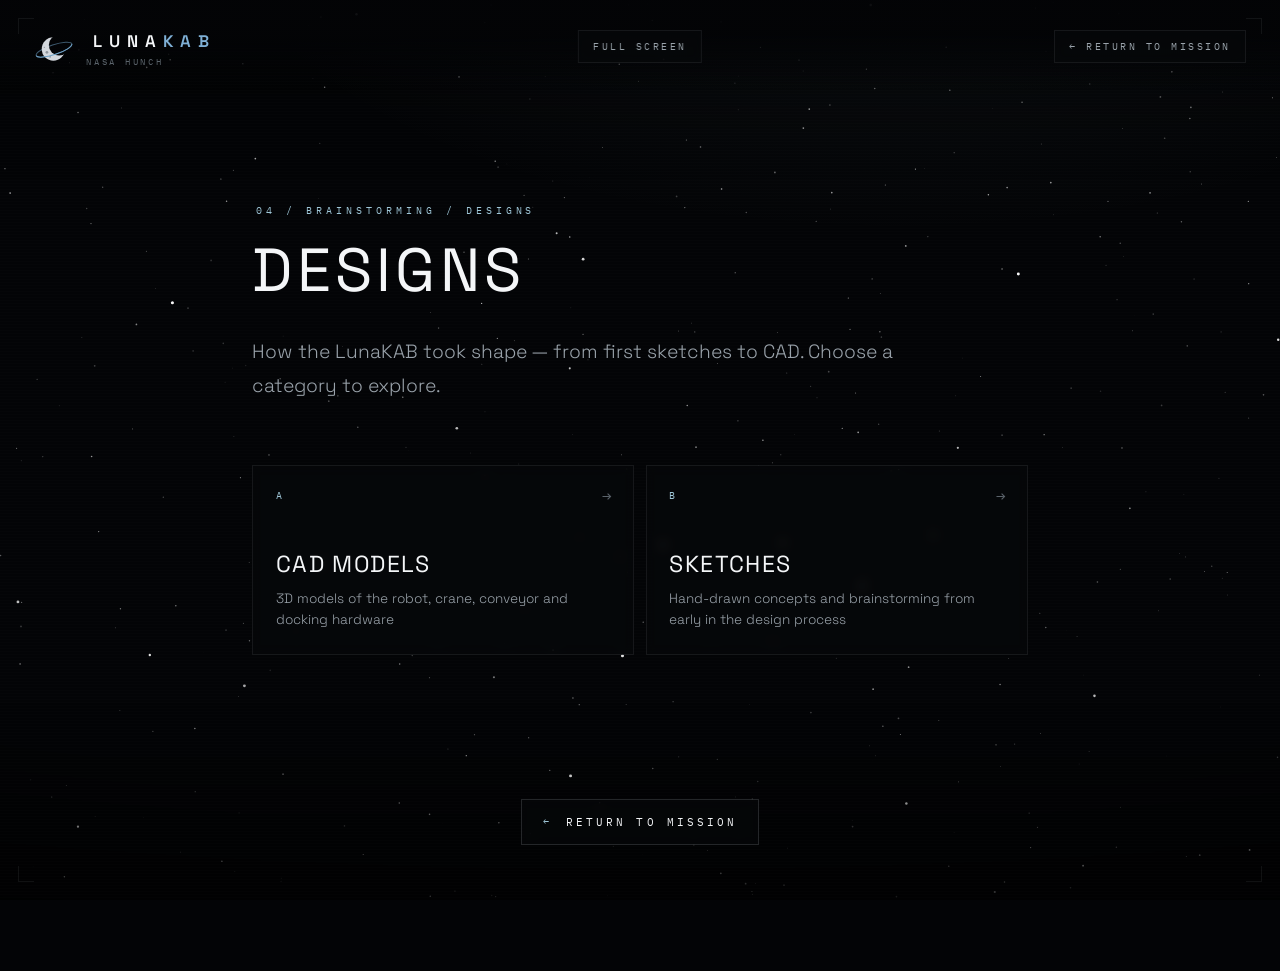
<file: designs.html>
<!DOCTYPE html>
<html lang="en">
<head>
  <meta charset="UTF-8" />
  <meta name="viewport" content="width=device-width, initial-scale=1.0, viewport-fit=cover" />
  <meta name="theme-color" content="#000000" />
  <title>LunaKAB — Designs</title>
  <meta name="description" content="LunaKAB brainstorming and designs: CAD models and sketches." />

  <link rel="icon" type="image/svg+xml" href="assets/logo-mark.svg" />
  <link rel="preconnect" href="https://fonts.googleapis.com" />
  <link rel="preconnect" href="https://fonts.gstatic.com" crossorigin />
  <link href="https://fonts.googleapis.com/css2?family=Space+Grotesk:wght@300;400;500;600;700&family=IBM+Plex+Mono:wght@300;400;500&display=swap" rel="stylesheet" />
  <link rel="stylesheet" href="css/style.css" />
  <link rel="stylesheet" href="css/problem.css" />
  <link rel="stylesheet" href="css/research.css" />
  <link rel="stylesheet" href="css/designs.css" />
</head>
<body class="doc-page">
  <canvas id="stars" aria-hidden="true"></canvas>
  <div id="vignette" aria-hidden="true"></div>
  <div id="scanline" aria-hidden="true"></div>
  <span class="corner tl"></span><span class="corner tr"></span>
  <span class="corner bl"></span><span class="corner br"></span>

  <header class="doc-top">
    <a class="mark" href="index.html#designs" aria-label="Back to the mission">
      <img class="mark-icon" src="assets/logo-mark.svg" alt="" />
      <span class="mark-text">
        <span class="mark-title">LUNA<span class="kab">KAB</span></span>
        <span class="mark-sub">NASA HUNCH</span>
      </span>
    </a>
    <a class="doc-back" href="index.html#designs"><span aria-hidden="true">←</span> RETURN TO MISSION</a>
  </header>

  <main class="doc doc-narrow">
    <section class="doc-hero">
      <span class="eyebrow">04 / BRAINSTORMING / DESIGNS</span>
      <h1>Designs</h1>
      <p class="lede">How the LunaKAB took shape — from first sketches to CAD. Choose a category to explore.</p>
    </section>

    <div class="r-tabs d-tabs" role="tablist" aria-label="Design categories">
      <button class="r-tab" role="tab" id="tab-cad" aria-controls="cad" aria-selected="false" data-key="cad">
        <span class="r-n">A</span>
        <span class="r-l">CAD Models</span>
        <span class="r-d">3D models of the robot, crane, conveyor and docking hardware</span>
        <span class="r-arrow" aria-hidden="true">→</span>
      </button>
      <button class="r-tab" role="tab" id="tab-sketches" aria-controls="sketches" aria-selected="false" data-key="sketches">
        <span class="r-n">B</span>
        <span class="r-l">Sketches</span>
        <span class="r-d">Hand-drawn concepts and brainstorming from early in the design process</span>
        <span class="r-arrow" aria-hidden="true">→</span>
      </button>
    </div>

    <section class="r-panel" role="tabpanel" id="cad" aria-labelledby="tab-cad" hidden>
      <h2><i>A</i>CAD Models</h2>
      <div class="gallery" data-gallery="cad"></div>
    </section>

    <section class="r-panel" role="tabpanel" id="sketches" aria-labelledby="tab-sketches" hidden>
      <h2><i>B</i>Sketches</h2>
      <div class="gallery" data-gallery="sketches"></div>
    </section>

    <footer class="doc-foot">
      <a class="cta" href="index.html#designs">
        <span class="cta-n">←</span>
        <span class="cta-l">RETURN TO MISSION</span>
      </a>
    </footer>
  </main>

  <dialog id="lightbox" class="m-dialog lightbox" aria-labelledby="lb-title">
    <div class="md-head">
      <span class="m-n" id="lb-n"></span>
      <button type="button" class="md-close" id="lb-close" aria-label="Close">✕</button>
    </div>
    <img id="lb-img" alt="" />
    <h4 id="lb-title"></h4>
    <p class="lb-note" id="lb-note"></p>
    <dl class="lb-specs" id="lb-specs"></dl>
    <a class="src-pdf lb-link" id="lb-link" target="_blank" rel="noopener">Open in Onshape ↗</a>
    <div class="md-nav">
      <button type="button" id="lb-prev">← PREV</button>
      <button type="button" id="lb-next">NEXT →</button>
    </div>
  </dialog>

  <script src="js/stars.js"></script>
  <script>
    // Gallery contents. Add an entry per image: files live in docs/designs/cad/
    // and docs/designs/sketches/. `note`, `specs` ([label, value] rows) and
    // `link` (e.g. the Onshape document) are optional.
    const DESIGNS = {
      cad: [
        {
          src: "docs/designs/cad/door-slider.jpg",
          title: "Door Slider",
          note: "The sliding door panel. A flat plate with gear-rack teeth cut along both long edges, so pinion gears can drive it open and closed. The plate is one extrude; the rack teeth are a second extrude, mirrored to the opposite edge.",
          specs: [
            ["WIDTH", "4.5 in"], ["TOP FACE", "33.25 in²"], ["DRIVE", "RACK & PINION"],
            ["TOOTH LENGTH", "0.250 in"], ["TOOTH WIDTH", "0.033 in"], ["TOOTH HEIGHT", "0.094 in"],
            ["TOOTH PITCH", "0.132 in"], ["PARTS", "1"], ["TOOL", "ONSHAPE"],
          ],
          link: "https://cad.onshape.com/documents/5fe72cf5069ea7a9b403b16c/w/b33d764fe87e025053045eb9/e/405d4cfcd6099a60586ef2a8",
        },
        {
          src: "docs/designs/cad/base-prototype.jpg",
          title: "Base Prototype",
          note: "An early prototype of the robot's base, not used in the final design. A long box with rounded corners, a recessed tray along the top and pins on the sides, built up from twelve extrudes and a fillet.",
          specs: [["STATUS", "NOT USED"], ["FEATURES", "12 EXTRUDES + FILLET"], ["PARTS", "1"], ["TOOL", "ONSHAPE"]],
          link: "https://cad.onshape.com/documents/2a5a179df714c3a7d14333f6/w/7ebd7c9726d9f615905254fb/e/f16afeb0ec4dbe46f4dcfdd9",
        },
      ],
      sketches: [
        {
          src: "docs/designs/sketches/brainstorm-cargo-elevator.webp",
          title: "Initial Brainstorming — Cargo Elevator",
          note: "The first round of ideas for a cargo elevator. A front view with sensors, lights, a camera and a battery on the side, plus two wheel options; a pressurised hatch with two extending arms and a sliding door; solar panels on the roof; and a top view of an escalator carrying cargo through to storage. Open questions noted around the page: what if lunar dust gets in while loading, should the hatch connect to the pay load, what controls the panels, scale, size and materials.",
          specs: [["STAGE", "INITIAL"], ["FOCUS", "LAYOUT"], ["IDEAS", "ARMS · ESCALATOR · SOLAR"]],
        },
        {
          src: "docs/designs/sketches/brainstorm-subsystems.webp",
          title: "Brainstorming — Subsystems",
          note: "Working through each subsystem: 3D-printed materials, an Arduino or Raspberry Pi electric board, sealing, pressurisation, electric panels, the escalator, mini solar panels, tires and suction-style robotic arms, with the idea of building a vacuum. Includes a rough scale check (4 ft cargo ≈ 0.8 in, 20 ft ≈ 6 in, 40 ft ≈ 1 ft).",
          specs: [["STAGE", "INITIAL"], ["FOCUS", "SUBSYSTEMS"], ["BOARD", "ARDUINO / PI"]],
        },
        {
          src: "docs/designs/sketches/brainstorm-conveyor.png",
          title: "Brainstorming — Conveyor & Claw",
          note: "Ideas for moving cargo inside the body: a claw that moves cargo onto a conveyor belt, a sliding door with arms, a pull-up tray, and how to organise the cargo so it suits the conveyor belt. Also explores tire designs, tiles around the conveyor belt and an arm that comes out, scoops the cargo and moves it to the side.",
          specs: [["STAGE", "INITIAL"], ["FOCUS", "CARGO HANDLING"], ["IDEAS", "CLAW · CONVEYOR"]],
        },
        {
          src: "docs/designs/sketches/decision-matrix.png",
          title: "Decision Matrix",
          note: "Four concepts scored 1–5 (worst to best) on efficiency, movement and capacity. The sensor-and-wheels box scored 6, the solar cargo-drop body with an escalator to the habitat scored 10, the claw-arm design scored 9, and the winner — an escalator inside with open storage space that attaches to the habitat — scored 12.",
          specs: [["CONCEPTS", "4"], ["CRITERIA", "EFFICIENCY · MOVEMENT · CAPACITY"], ["WINNER", "12 / 15"]],
        },
        {
          src: "docs/designs/sketches/early-concept-top-arm.svg",
          title: "Early Concept — Top-Mounted Arm",
          note: "An early idea, not used in the final design. The arm sat on a turret on the roof: a sliding door on top slid back on rails, the boom reached out over the cargo and a telescoping section extended down to grab it, then the arm swung back and lowered the cargo through the roof opening onto the conveyor.",
          specs: [["STATUS", "NOT USED"], ["ARM", "ROOF TURRET"], ["DOOR", "SLIDING ROOF"]],
        },
      ],
    };

    // Build each gallery; clicking a figure opens the lightbox, prev/next stay in that gallery.
    (() => {
      const $ = (id) => document.getElementById(id);
      const dlg = $("lightbox");
      let group = [], cur = 0, label = "";
      const show = (i) => {
        cur = (i + group.length) % group.length;
        const d = group[cur];
        $("lb-n").textContent = `${label} ${String(cur + 1).padStart(2, "0")} / ${String(group.length).padStart(2, "0")}`;
        $("lb-img").src = d.src;
        $("lb-img").alt = d.title;
        $("lb-title").textContent = d.title;
        $("lb-note").textContent = d.note || "";
        $("lb-note").hidden = !d.note;
        const specs = $("lb-specs");
        specs.replaceChildren(...(d.specs || []).map(([k, v]) => {
          const row = document.createElement("div"), dt = document.createElement("dt"), dd = document.createElement("dd");
          dt.textContent = k; dd.textContent = v; row.append(dt, dd); return row;
        }));
        specs.hidden = !d.specs;
        $("lb-link").hidden = !d.link;
        if (d.link) $("lb-link").href = d.link;
        if (!dlg.open) dlg.showModal();
      };
      document.querySelectorAll(".gallery").forEach((el) => {
        const key = el.dataset.gallery, items = DESIGNS[key];
        const name = key === "cad" ? "CAD" : "SKETCH";
        if (!items.length) {
          el.innerHTML = `<p class="r-empty">${key === "cad" ? "CAD models" : "Sketches"} coming soon</p>`;
          return;
        }
        items.forEach((d, i) => {
          const fig = document.createElement("figure");
          fig.className = "g-item";
          fig.innerHTML = `<button type="button" class="g-open"><img loading="lazy" alt=""></button>
            <figcaption><span class="m-n">${name} ${String(i + 1).padStart(2, "0")}</span><span class="g-title"></span><span class="g-note"></span></figcaption>`;
          fig.querySelector("img").src = d.src;
          fig.querySelector("img").alt = d.title;
          fig.querySelector(".g-title").textContent = d.title;
          fig.querySelector(".g-note").textContent = d.specs ? d.specs.slice(0, 3).map((s) => s[1]).join(" · ") : "";
          fig.querySelector(".g-open").addEventListener("click", () => { group = items; label = name; show(i); });
          el.appendChild(fig);
        });
      });
      $("lb-close").addEventListener("click", () => dlg.close());
      $("lb-prev").addEventListener("click", () => show(cur - 1));
      $("lb-next").addEventListener("click", () => show(cur + 1));
      dlg.addEventListener("click", (e) => { if (e.target === dlg) dlg.close(); });
      dlg.addEventListener("keydown", (e) => {
        if (e.key === "ArrowRight") show(cur + 1);
        if (e.key === "ArrowLeft") show(cur - 1);
      });
    })();
  </script>
  <script>
    // Category buttons: show one panel at a time; the URL hash remembers the choice.
    (() => {
      const tabs = [...document.querySelectorAll(".r-tab")];
      const select = (key, scroll) => {
        for (const t of tabs) {
          const on = t.dataset.key === key;
          t.setAttribute("aria-selected", on);
          const panel = document.getElementById(t.dataset.key);
          panel.hidden = !on;
          if (on) {
            panel.classList.remove("in"); void panel.offsetWidth; panel.classList.add("in");
            if (scroll) panel.scrollIntoView({ behavior: "smooth", block: "start" });
          }
        }
        history.replaceState(null, "", "#" + key);
      };
      tabs.forEach((t) => t.addEventListener("click", () => select(t.dataset.key, true)));
      const start = location.hash.slice(1);
      if (tabs.some((t) => t.dataset.key === start)) select(start, false);

      const hero = document.querySelector(".doc-hero");
      requestAnimationFrame(() => hero.classList.add("in"));
    })();
  </script>
  <script src="js/fullscreen.js"></script>
</body>
</html>
</file>
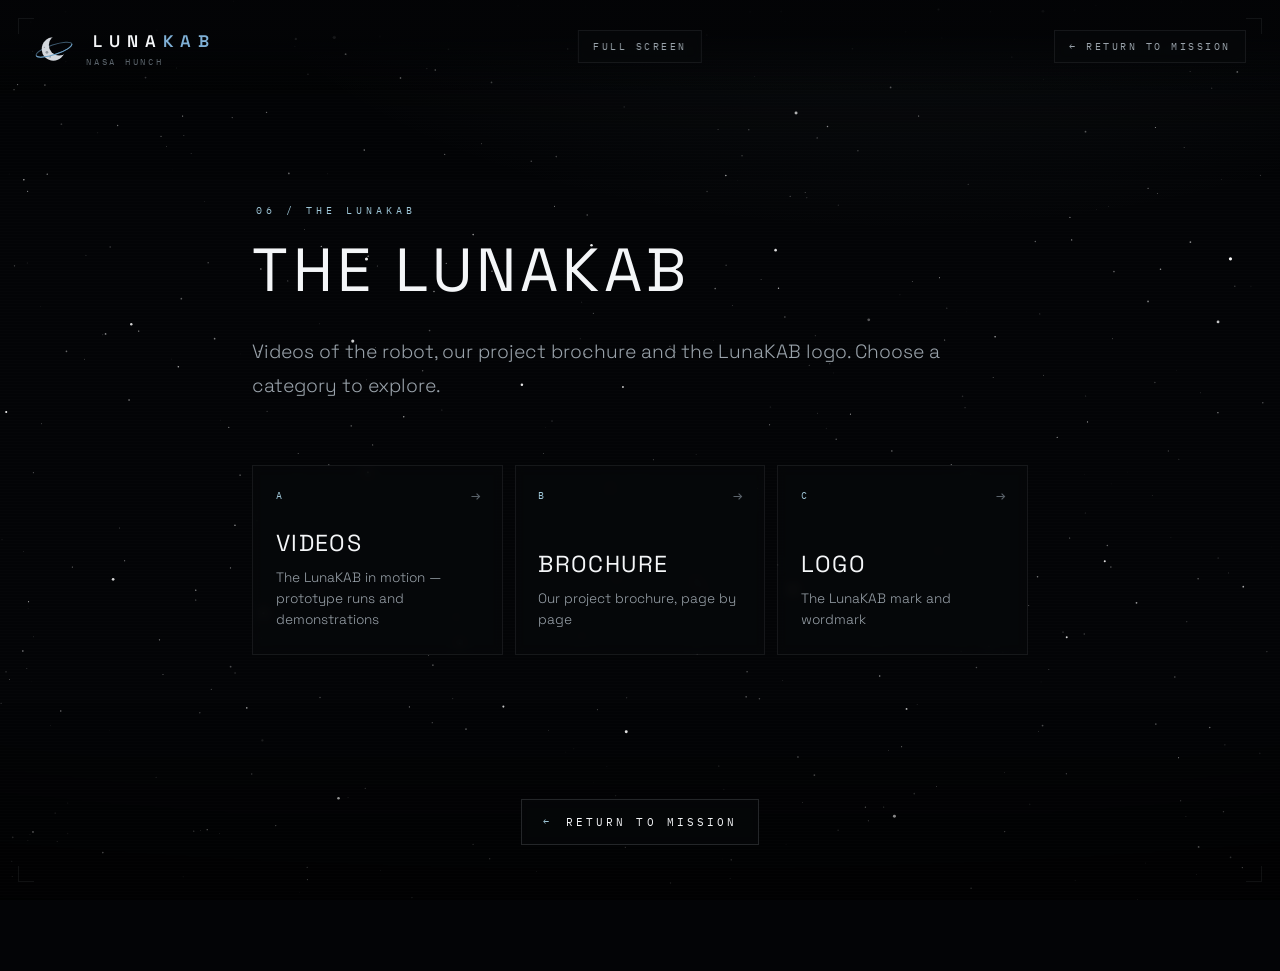
<file: lunakab.html>
<!DOCTYPE html>
<html lang="en">
<head>
  <meta charset="UTF-8" />
  <meta name="viewport" content="width=device-width, initial-scale=1.0, viewport-fit=cover" />
  <meta name="theme-color" content="#000000" />
  <title>LunaKAB — The LunaKAB</title>
  <meta name="description" content="The LunaKAB: videos, brochure and logo." />

  <link rel="icon" type="image/svg+xml" href="assets/logo-mark.svg" />
  <link rel="preconnect" href="https://fonts.googleapis.com" />
  <link rel="preconnect" href="https://fonts.gstatic.com" crossorigin />
  <link href="https://fonts.googleapis.com/css2?family=Space+Grotesk:wght@300;400;500;600;700&family=IBM+Plex+Mono:wght@300;400;500&display=swap" rel="stylesheet" />
  <link rel="stylesheet" href="css/style.css" />
  <link rel="stylesheet" href="css/problem.css" />
  <link rel="stylesheet" href="css/research.css" />
  <link rel="stylesheet" href="css/designs.css" />
</head>
<body class="doc-page">
  <canvas id="stars" aria-hidden="true"></canvas>
  <div id="vignette" aria-hidden="true"></div>
  <div id="scanline" aria-hidden="true"></div>
  <span class="corner tl"></span><span class="corner tr"></span>
  <span class="corner bl"></span><span class="corner br"></span>

  <header class="doc-top">
    <a class="mark" href="index.html#lunakab" aria-label="Back to the mission">
      <img class="mark-icon" src="assets/logo-mark.svg" alt="" />
      <span class="mark-text">
        <span class="mark-title">LUNA<span class="kab">KAB</span></span>
        <span class="mark-sub">NASA HUNCH</span>
      </span>
    </a>
    <a class="doc-back" href="index.html#lunakab"><span aria-hidden="true">←</span> RETURN TO MISSION</a>
  </header>

  <main class="doc doc-narrow">
    <section class="doc-hero">
      <span class="eyebrow">06 / THE LUNAKAB</span>
      <h1>The LunaKAB</h1>
      <p class="lede">Videos of the robot, our project brochure and the LunaKAB logo. Choose a category to explore.</p>
    </section>

    <div class="r-tabs" role="tablist" aria-label="LunaKAB categories">
      <button class="r-tab" role="tab" id="tab-videos" aria-controls="videos" aria-selected="false" data-key="videos">
        <span class="r-n">A</span>
        <span class="r-l">Videos</span>
        <span class="r-d">The LunaKAB in motion — prototype runs and demonstrations</span>
        <span class="r-arrow" aria-hidden="true">→</span>
      </button>
      <button class="r-tab" role="tab" id="tab-brochure" aria-controls="brochure" aria-selected="false" data-key="brochure">
        <span class="r-n">B</span>
        <span class="r-l">Brochure</span>
        <span class="r-d">Our project brochure, page by page</span>
        <span class="r-arrow" aria-hidden="true">→</span>
      </button>
      <button class="r-tab" role="tab" id="tab-logo" aria-controls="logo" aria-selected="false" data-key="logo">
        <span class="r-n">C</span>
        <span class="r-l">Logo</span>
        <span class="r-d">The LunaKAB mark and wordmark</span>
        <span class="r-arrow" aria-hidden="true">→</span>
      </button>
    </div>

    <section class="r-panel" role="tabpanel" id="videos" aria-labelledby="tab-videos" hidden>
      <h2><i>A</i>Videos</h2>
      <a class="cta" href="https://drive.google.com/drive/folders/1NjJWEZDeu6dzhPK92JLVRI5XJgNoekP9?usp=sharing" target="_blank" rel="noopener">
        <span class="cta-n">▶</span>
        <span class="cta-l">WATCH OUR VIDEOS ON GOOGLE DRIVE</span>
        <span class="cta-arrow" aria-hidden="true">↗</span>
      </a>
      <div class="gallery media-list" data-list="videos"></div>
    </section>

    <section class="r-panel" role="tabpanel" id="brochure" aria-labelledby="tab-brochure" hidden>
      <h2><i>B</i>Brochure</h2>
      <div class="gallery media-list" data-list="brochure"></div>
    </section>

    <section class="r-panel" role="tabpanel" id="logo" aria-labelledby="tab-logo" hidden>
      <h2><i>C</i>Logo</h2>
      <div class="logo-grid">
        <figure class="g-item">
          <div class="logo-tile"><img src="assets/lunakab-logo.png" alt="LunaKAB logo: crescent moon with an orbit ring beside the words LUNA KAB, Lunar Cargo Robotics" /></div>
          <figcaption>
            <span class="m-n">FULL LOGO</span>
            <span class="g-title">Mark, wordmark and tagline</span>
            <a class="src-link" href="assets/lunakab-logo.png" download>Download PNG ↓</a>
          </figcaption>
        </figure>
        <figure class="g-item">
          <div class="logo-tile mark"><img src="assets/logo-mark.svg" alt="LunaKAB mark: crescent moon with an orbit ring" /></div>
          <figcaption>
            <span class="m-n">MARK</span>
            <span class="g-title">Crescent and orbit — used as the site icon</span>
            <a class="src-link" href="assets/logo-mark.svg" download>Download SVG ↓</a>
          </figcaption>
        </figure>
      </div>
      <dl class="lb-specs logo-specs">
        <div><dt>NAME</dt><dd>LUNAKAB</dd></div>
        <div><dt>TAGLINE</dt><dd>LUNAR CARGO ROBOTICS</dd></div>
        <div><dt>MOON</dt><dd>#D3D7DC</dd></div>
        <div><dt>ORBIT / "KAB"</dt><dd>#7FB0D6</dd></div>
        <div><dt>BACKGROUND</dt><dd>#000000</dd></div>
      </dl>
    </section>

    <footer class="doc-foot">
      <a class="cta" href="index.html#lunakab">
        <span class="cta-n">←</span>
        <span class="cta-l">RETURN TO MISSION</span>
      </a>
    </footer>
  </main>

  <script src="js/stars.js"></script>
  <script>
    // Media lists. Videos: `src` is a local file (docs/lunakab/videos/…mp4) or
    // `embed` is a YouTube/Vimeo embed URL. Brochure: `src` is a page image or
    // PDF in docs/lunakab/brochure/. `note` is optional.
    const MEDIA = {
      videos: [
        // { src: "docs/lunakab/videos/prototype-run.mp4", title: "Prototype run", note: "" },
        // { embed: "https://www.youtube.com/embed/VIDEO_ID", title: "Demo" },
      ],
      brochure: [
        { src: "docs/lunakab/brochure/page-1-outside.png", title: "Outside — Overview, QR Code & Cover", note: "The problem, constraints and mission list, a QR code to learn more, and the LunaKAB cover." },
        { src: "docs/lunakab/brochure/page-2-inside.png", title: "Inside — Research, Build & Components", note: "Key research findings, our design solution sketches and models, the build from Oct. 10 to Oct. 25, and the arm, door and conveyor belt." },
      ],
    };

    (() => {
      const pad = (n) => String(n).padStart(2, "0");
      document.querySelectorAll(".media-list").forEach((el) => {
        const key = el.dataset.list, items = MEDIA[key];
        if (!items.length) {
          // Videos live in the Google Drive folder linked above the list.
          if (key !== "videos") el.innerHTML = `<p class="r-empty">Brochure coming soon</p>`;
          return;
        }
        items.forEach((d, i) => {
          const fig = document.createElement("figure");
          fig.className = "g-item media";
          let media;
          if (d.embed) {
            media = document.createElement("iframe");
            media.src = d.embed; media.title = d.title; media.loading = "lazy";
            media.allow = "fullscreen; picture-in-picture"; media.allowFullscreen = true;
          } else if (/\.(mp4|webm|mov)$/i.test(d.src)) {
            media = document.createElement("video");
            media.src = d.src; media.controls = true; media.preload = "metadata";
          } else if (/\.pdf$/i.test(d.src)) {
            media = document.createElement("iframe");
            media.src = d.src; media.title = d.title;
          } else {
            const img = document.createElement("img");
            img.src = d.src; img.alt = d.title; img.loading = "lazy";
            // Brochure pages are dense, so the thumbnail opens the full-size page.
            media = document.createElement("a");
            media.href = d.src; media.target = "_blank"; media.rel = "noopener";
            media.appendChild(img);
          }
          fig.appendChild(media);
          const cap = document.createElement("figcaption");
          cap.innerHTML = `<span class="m-n">${key === "videos" ? "VIDEO" : "PAGE"} ${pad(i + 1)}</span><span class="g-title"></span><span class="g-note"></span>`;
          cap.querySelector(".g-title").textContent = d.title;
          cap.querySelector(".g-note").textContent = d.note || "";
          if (d.src && /\.pdf$/i.test(d.src)) {
            const a = document.createElement("a");
            a.className = "src-link"; a.href = d.src; a.target = "_blank"; a.rel = "noopener"; a.textContent = "Open PDF ↗";
            cap.appendChild(a);
          }
          fig.appendChild(cap);
          el.appendChild(fig);
        });
      });
    })();
  </script>
  <script>
    // Category buttons: show one panel at a time; the URL hash remembers the choice.
    (() => {
      const tabs = [...document.querySelectorAll(".r-tab")];
      const select = (key, scroll) => {
        for (const t of tabs) {
          const on = t.dataset.key === key;
          t.setAttribute("aria-selected", on);
          const panel = document.getElementById(t.dataset.key);
          panel.hidden = !on;
          if (on) {
            panel.classList.remove("in"); void panel.offsetWidth; panel.classList.add("in");
            if (scroll) panel.scrollIntoView({ behavior: "smooth", block: "start" });
          }
        }
        history.replaceState(null, "", "#" + key);
      };
      tabs.forEach((t) => t.addEventListener("click", () => select(t.dataset.key, true)));
      const start = location.hash.slice(1);
      if (tabs.some((t) => t.dataset.key === start)) select(start, false);

      const hero = document.querySelector(".doc-hero");
      requestAnimationFrame(() => hero.classList.add("in"));
    })();
  </script>
  <script src="js/fullscreen.js"></script>
</body>
</html>
</file>
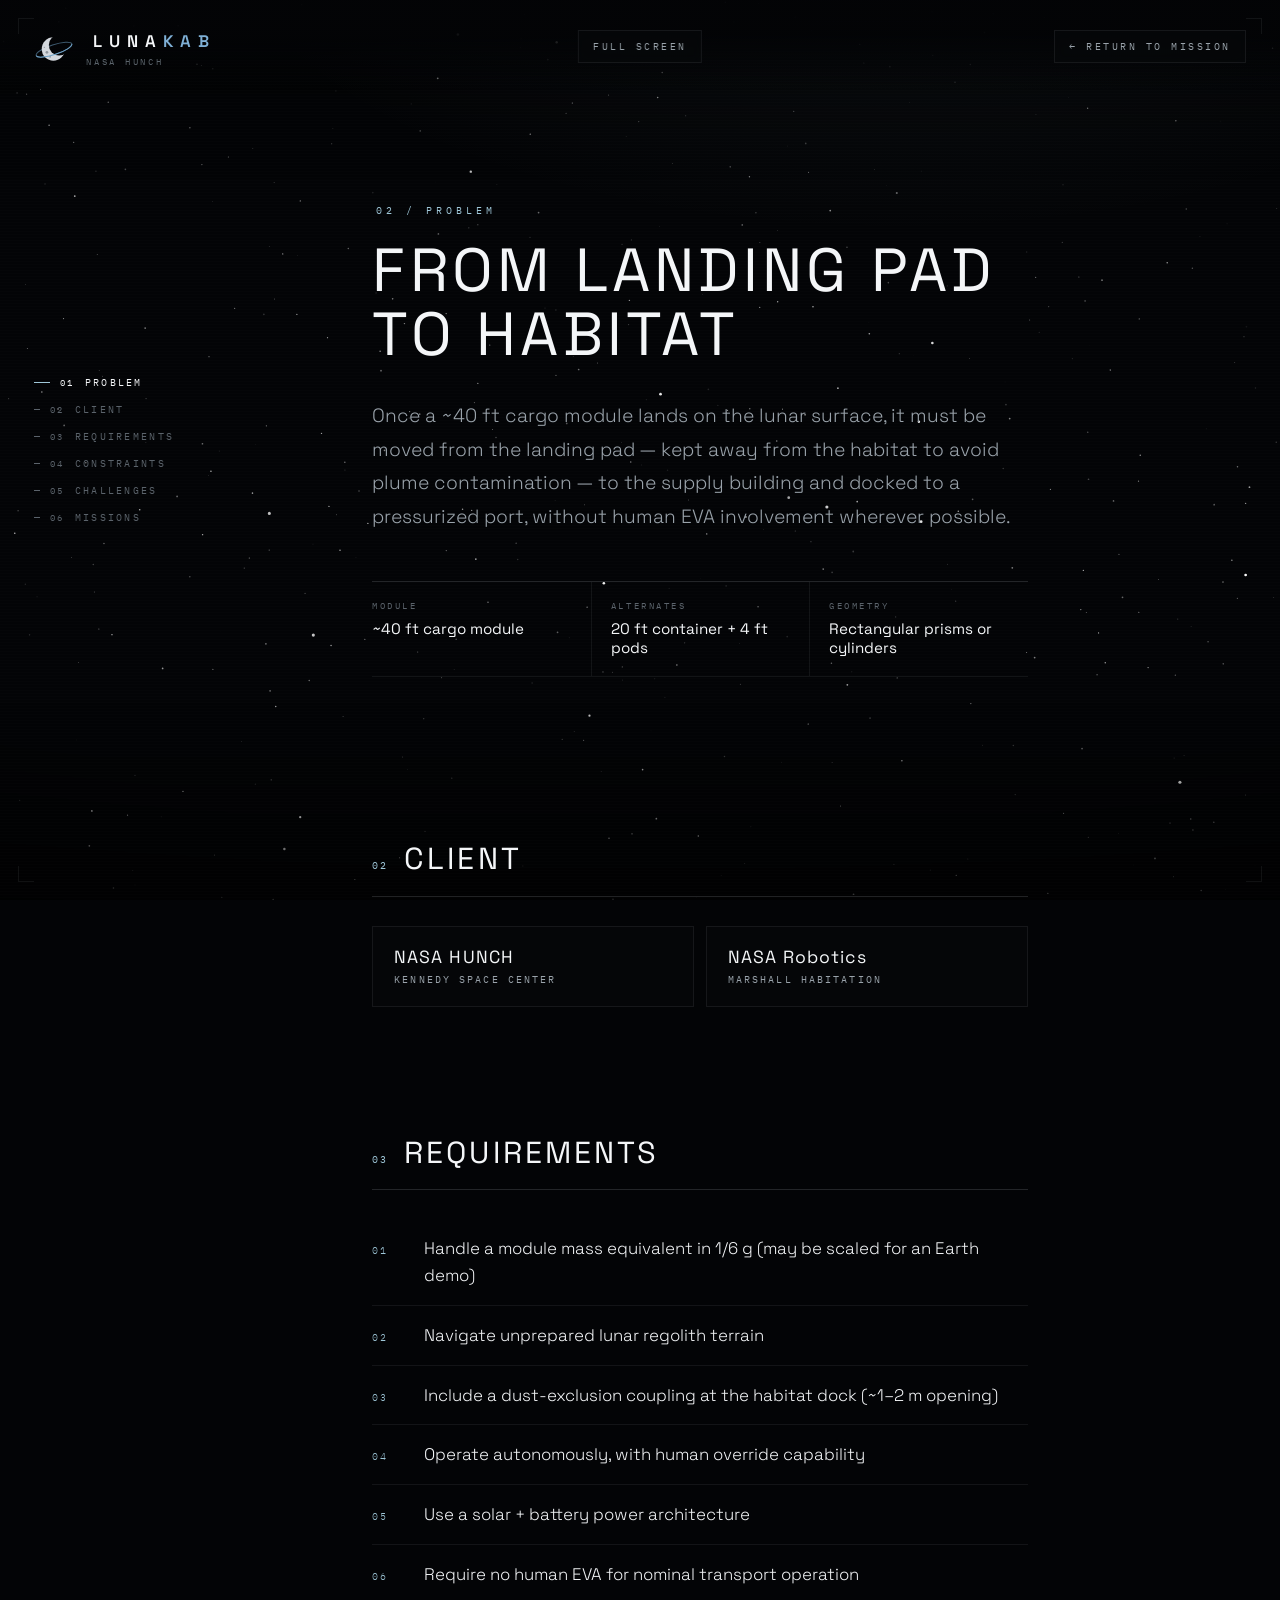
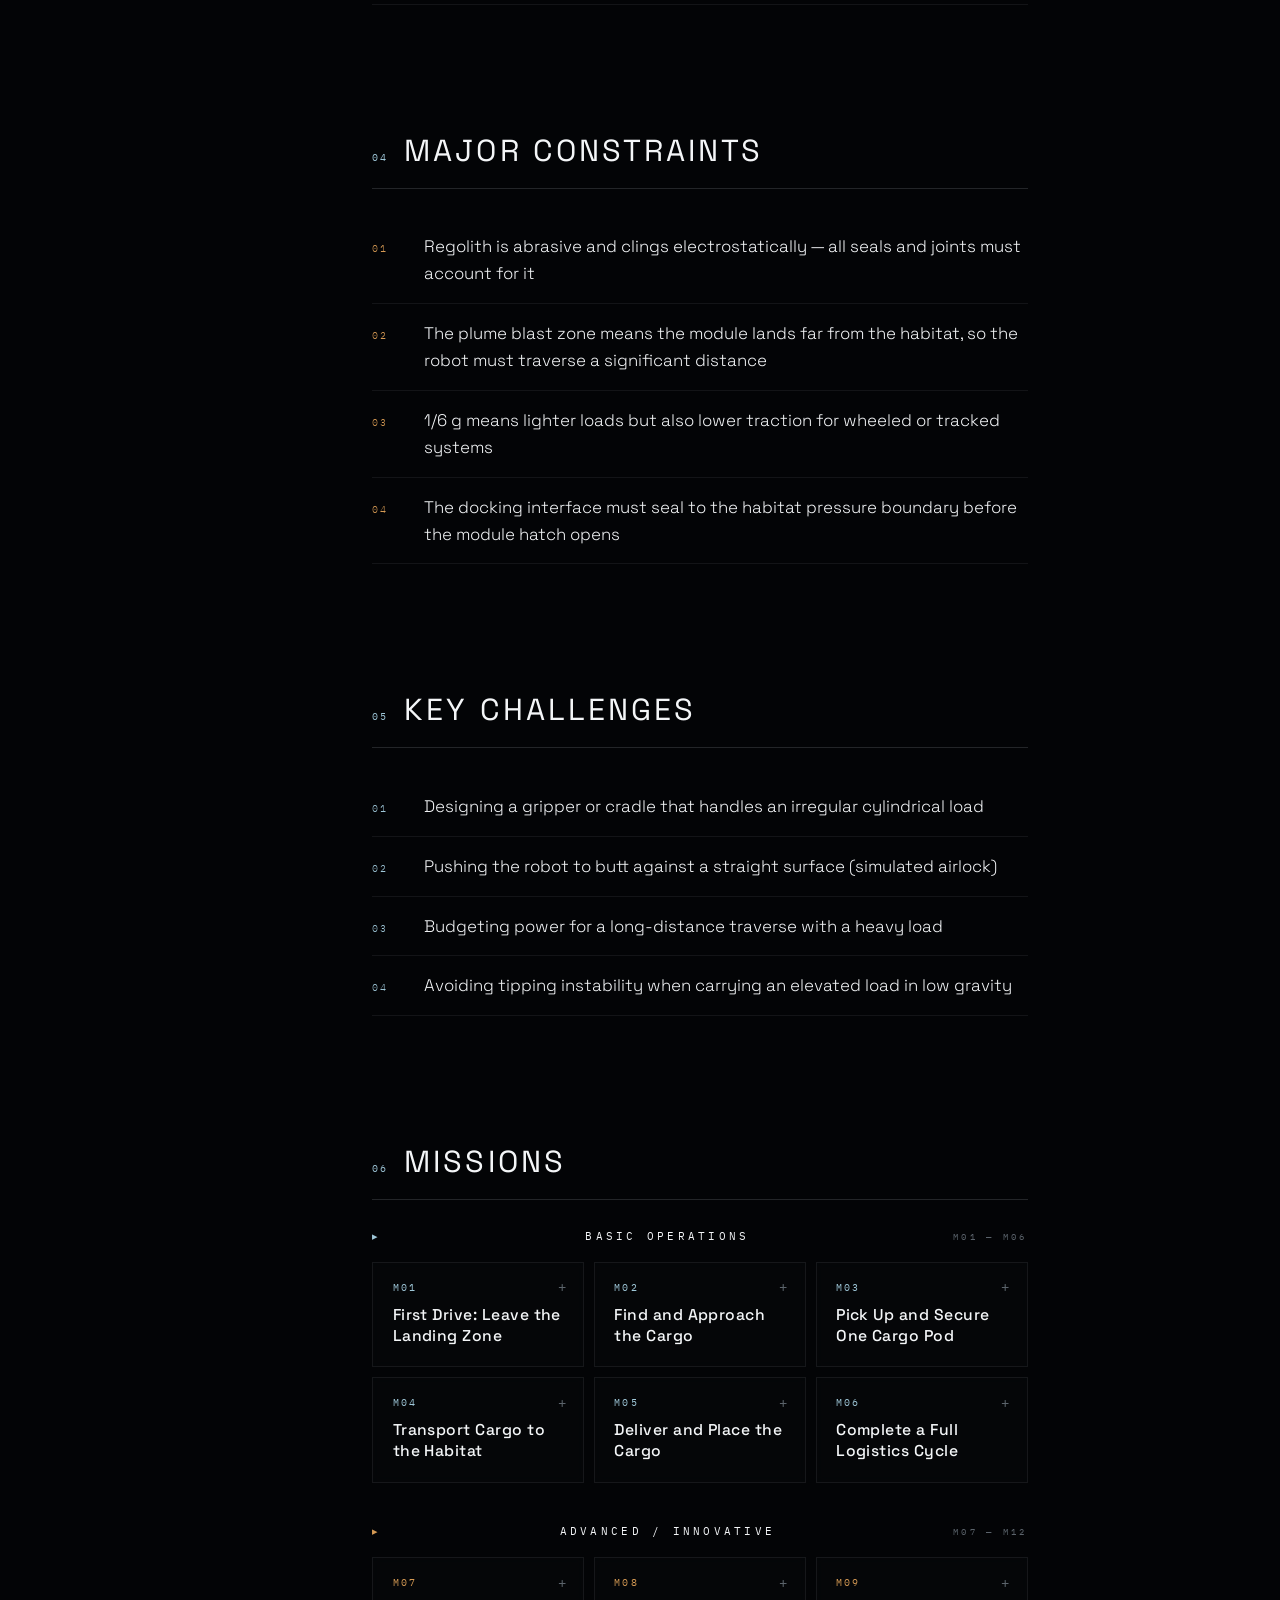
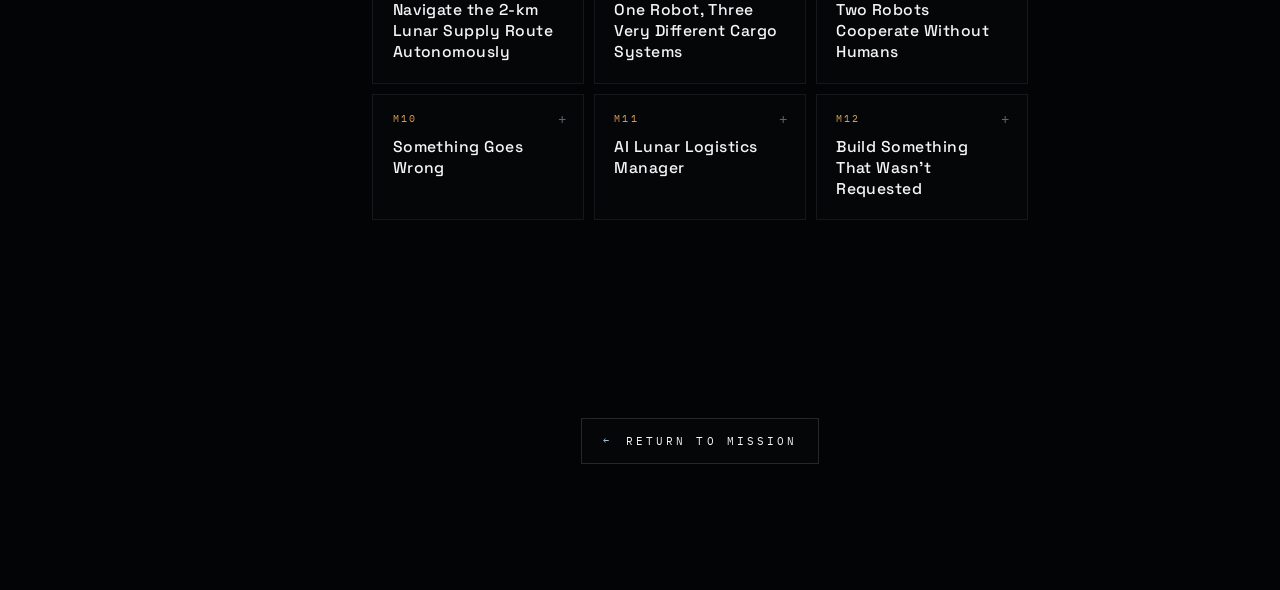
<file: problem.html>
<!DOCTYPE html>
<html lang="en">
<head>
  <meta charset="UTF-8" />
  <meta name="viewport" content="width=device-width, initial-scale=1.0, viewport-fit=cover" />
  <meta name="theme-color" content="#000000" />
  <title>LunaKAB — Problem</title>
  <meta name="description" content="The LunaKAB problem brief: client, requirements, constraints, key challenges and missions." />

  <link rel="icon" type="image/svg+xml" href="assets/logo-mark.svg" />
  <link rel="preconnect" href="https://fonts.googleapis.com" />
  <link rel="preconnect" href="https://fonts.gstatic.com" crossorigin />
  <link href="https://fonts.googleapis.com/css2?family=Space+Grotesk:wght@300;400;500;600;700&family=IBM+Plex+Mono:wght@300;400;500&display=swap" rel="stylesheet" />
  <link rel="stylesheet" href="css/style.css" />
  <link rel="stylesheet" href="css/problem.css" />
</head>
<body class="doc-page">
  <canvas id="stars" aria-hidden="true"></canvas>
  <div id="vignette" aria-hidden="true"></div>
  <div id="scanline" aria-hidden="true"></div>
  <span class="corner tl"></span><span class="corner tr"></span>
  <span class="corner bl"></span><span class="corner br"></span>

  <header class="doc-top">
    <a class="mark" href="index.html#problem" aria-label="Back to the mission">
      <img class="mark-icon" src="assets/logo-mark.svg" alt="" />
      <span class="mark-text">
        <span class="mark-title">LUNA<span class="kab">KAB</span></span>
        <span class="mark-sub">NASA HUNCH</span>
      </span>
    </a>
    <a class="doc-back" href="index.html#problem"><span aria-hidden="true">←</span> RETURN TO MISSION</a>
  </header>

  <nav class="doc-toc" aria-label="On this page">
    <a href="#statement"><i>01</i>PROBLEM</a>
    <a href="#client"><i>02</i>CLIENT</a>
    <a href="#requirements"><i>03</i>REQUIREMENTS</a>
    <a href="#constraints"><i>04</i>CONSTRAINTS</a>
    <a href="#challenges"><i>05</i>CHALLENGES</a>
    <a href="#missions"><i>06</i>MISSIONS</a>
  </nav>

  <main class="doc">
    <section class="doc-hero" id="statement">
      <span class="eyebrow">02 / PROBLEM</span>
      <h1>From landing pad<br />to habitat</h1>
      <p class="lede">Once a ~40&nbsp;ft cargo module lands on the lunar surface, it must be moved from the landing pad — kept away from the habitat to avoid plume contamination — to the supply building and docked to a pressurized port, without human EVA involvement wherever possible.</p>
      <dl class="facts">
        <div><dt>Module</dt><dd>~40 ft cargo module</dd></div>
        <div><dt>Alternates</dt><dd>20 ft container + 4 ft pods</dd></div>
        <div><dt>Geometry</dt><dd>Rectangular prisms or cylinders</dd></div>
      </dl>
    </section>

    <section class="doc-sec" id="client">
      <h2><i>02</i>Client</h2>
      <ul class="client">
        <li><span>NASA HUNCH</span><small>Kennedy Space Center</small></li>
        <li><span>NASA Robotics</span><small>Marshall Habitation</small></li>
      </ul>
    </section>

    <section class="doc-sec" id="requirements">
      <h2><i>03</i>Requirements</h2>
      <ol class="spec">
        <li>Handle a module mass equivalent in 1/6&nbsp;g (may be scaled for an Earth demo)</li>
        <li>Navigate unprepared lunar regolith terrain</li>
        <li>Include a dust-exclusion coupling at the habitat dock (~1–2&nbsp;m opening)</li>
        <li>Operate autonomously, with human override capability</li>
        <li>Use a solar + battery power architecture</li>
        <li>Require no human EVA for nominal transport operation</li>
      </ol>
    </section>

    <section class="doc-sec" id="constraints">
      <h2><i>04</i>Major constraints</h2>
      <ol class="spec caution">
        <li>Regolith is abrasive and clings electrostatically — all seals and joints must account for it</li>
        <li>The plume blast zone means the module lands far from the habitat, so the robot must traverse a significant distance</li>
        <li>1/6&nbsp;g means lighter loads but also lower traction for wheeled or tracked systems</li>
        <li>The docking interface must seal to the habitat pressure boundary before the module hatch opens</li>
      </ol>
    </section>

    <section class="doc-sec" id="challenges">
      <h2><i>05</i>Key challenges</h2>
      <ol class="spec">
        <li>Designing a gripper or cradle that handles an irregular cylindrical load</li>
        <li>Pushing the robot to butt against a straight surface (simulated airlock)</li>
        <li>Budgeting power for a long-distance traverse with a heavy load</li>
        <li>Avoiding tipping instability when carrying an elevated load in low gravity</li>
      </ol>
    </section>

    <section class="doc-sec" id="missions">
      <h2><i>06</i>Missions</h2>

      <h3 class="tier">Basic operations <span>M01 — M06</span></h3>
      <div class="missions">
        <article class="mission">
          <span class="m-n">M01</span>
          <h4><button type="button" class="m-open">First Drive: Leave the Landing Zone</button></h4>
          <p>Demonstrate that the robot can safely start, stop, turn, reverse, and travel from a simulated lunar lander across an uneven lunar surface. The robot must reach a designated staging area without striking the lander, cargo, or obstacles.</p>
        </article>
        <article class="mission">
          <span class="m-n">M02</span>
          <h4><button type="button" class="m-open">Find and Approach the Cargo</button></h4>
          <p>The robot must locate a cargo pod at the landing site and position itself correctly for pickup. Students demonstrate controlled alignment, approach, and docking without manually repositioning either the robot or cargo.</p>
        </article>
        <article class="mission">
          <span class="m-n">M03</span>
          <h4><button type="button" class="m-open">Pick Up and Secure One Cargo Pod</button></h4>
          <p>Retrieve one simulated <strong>4&nbsp;ft × 2&nbsp;ft Astrobotic cargo pod</strong> and mechanically secure it for transportation. The robot must demonstrate that the load remains stable while starting, stopping, turning, and traversing uneven terrain.</p>
        </article>
        <article class="mission">
          <span class="m-n">M04</span>
          <h4><button type="button" class="m-open">Transport Cargo to the Habitat</button></h4>
          <p>Carry the pod from the simulated landing zone to the supply-building/habitat area without dropping or damaging it. The course should include rocks, slopes, turns, loose-regolith simulation, and other obstacles representative of lunar surface transportation.</p>
        </article>
        <article class="mission">
          <span class="m-n">M05</span>
          <h4><button type="button" class="m-open">Deliver and Place the Cargo</button></h4>
          <p>At the habitat, the robot must accurately position and unload the cargo into a designated receiving zone. Success requires both transportation and controlled cargo placement — not simply dropping the payload near the building.</p>
        </article>
        <article class="mission">
          <span class="m-n">M06</span>
          <h4><button type="button" class="m-open">Complete a Full Logistics Cycle</button></h4>
          <p>Demonstrate an end-to-end mission: receive a cargo assignment, navigate to the lander, acquire the payload, transport it, deliver it to the correct destination, and return for another load. Students should measure mission time, distance traveled, energy consumed, positioning accuracy, and successful delivery.</p>
        </article>
      </div>

      <h3 class="tier adv">Advanced / innovative <span>M07 — M12</span></h3>
      <div class="missions">
        <article class="mission">
          <span class="m-n">M07</span>
          <h4><button type="button" class="m-open">Navigate the 2-km Lunar Supply Route Autonomously</button></h4>
          <p>Simulate the storyboard's <strong>2&nbsp;km separation between the landing pad and habitat</strong>, scaled appropriately for the prototype course. The robot must autonomously follow or determine a safe route while avoiding craters, rocks, restricted zones, steep terrain, and simulated landing-plume hazard areas.</p>
        </article>
        <article class="mission">
          <span class="m-n">M08</span>
          <h4><button type="button" class="m-open">One Robot, Three Very Different Cargo Systems</button></h4>
          <p>Develop an adaptable cargo-handling concept capable of working with the three logistics architectures in the lunar-base scenario: <strong>Astrobotic's smaller pods, a Blue Origin cylindrical cargo module, and a SpaceX-scale shipping-container concept</strong>. Prototypes need not lift full-scale representations; instead they should demonstrate a scalable interface, attachment system, or modular cargo-handling architecture.</p>
        </article>
        <article class="mission">
          <span class="m-n">M09</span>
          <h4><button type="button" class="m-open">Two Robots Cooperate Without Humans</button></h4>
          <p>Two robots must work together to accomplish a task that one robot cannot efficiently complete alone — for example, moving an oversized habitat component, positioning cargo, clearing a route, or transferring a payload between vehicles. The robots should communicate their position, task status, cargo condition, and next action while preventing collisions.</p>
        </article>
        <article class="mission">
          <span class="m-n">M10</span>
          <h4><button type="button" class="m-open">Something Goes Wrong</button></h4>
          <p>During the mission, judges introduce an unknown problem: a blocked road, failed sensor, communications loss, low battery, shifted cargo, disabled wheel, or unavailable receiving location. The robot must detect the problem and either autonomously select a safe alternative or communicate enough diagnostic information for a remote operator to make a decision.</p>
        </article>
        <article class="mission">
          <span class="m-n">M11</span>
          <h4><button type="button" class="m-open">AI Lunar Logistics Manager</button></h4>
          <p>Instead of telling the robot exactly what to do, give the system several cargo requests with different priorities — habitat supplies, replacement batteries, life-support equipment, scientific instruments, and emergency repair parts. The software must determine <strong>what should move first, which robot should move it, which route to use, and when the mission should occur</strong>, then demonstrate the resulting plan with the prototype.</p>
        </article>
        <article class="mission">
          <span class="m-n">M12</span>
          <h4><button type="button" class="m-open">Build Something That Wasn't Requested</button></h4>
          <p>An open-ended challenge: <strong>"What capability will a lunar cargo robot need that NASA hasn't asked you to demonstrate yet?"</strong> Teams identify the problem and demonstrate their own innovation — self-charging, robotic trailer trains, automatic cargo identification, cooperative lifting, regolith-clearing attachments, predictive maintenance, autonomous emergency resupply, swappable tools, temporary road construction, or using cargo containers as structural components of the lunar base.</p>
        </article>
      </div>
    </section>

    <footer class="doc-foot">
      <a class="cta" href="index.html#problem">
        <span class="cta-n">←</span>
        <span class="cta-l">RETURN TO MISSION</span>
      </a>
    </footer>
  </main>

  <dialog id="m-dialog" class="m-dialog" aria-labelledby="md-title">
    <div class="md-head">
      <span class="m-n" id="md-n"></span>
      <button type="button" class="md-close" id="md-close" aria-label="Close">✕</button>
    </div>
    <h4 id="md-title"></h4>
    <p id="md-body"></p>
    <div class="md-nav">
      <button type="button" id="md-prev">← PREV</button>
      <button type="button" id="md-next">NEXT →</button>
    </div>
  </dialog>

  <script src="js/stars.js"></script>
  <script>
    // Mission titles open a pop-up with the full description.
    (() => {
      const cards = [...document.querySelectorAll(".mission")];
      const dlg = document.getElementById("m-dialog");
      const n = document.getElementById("md-n"), title = document.getElementById("md-title"), body = document.getElementById("md-body");
      let cur = 0;
      const show = (i) => {
        cur = (i + cards.length) % cards.length;
        const c = cards[cur];
        n.textContent = c.querySelector(".m-n").textContent;
        dlg.classList.toggle("adv", cur >= 6);
        title.textContent = c.querySelector(".m-open").textContent;
        body.innerHTML = c.querySelector("p").innerHTML;
        if (!dlg.open) dlg.showModal();
      };
      cards.forEach((c, i) => c.querySelector(".m-open").addEventListener("click", () => show(i)));
      document.getElementById("md-close").addEventListener("click", () => dlg.close());
      document.getElementById("md-prev").addEventListener("click", () => show(cur - 1));
      document.getElementById("md-next").addEventListener("click", () => show(cur + 1));
      dlg.addEventListener("click", (e) => { if (e.target === dlg) dlg.close(); }); // click backdrop
      dlg.addEventListener("keydown", (e) => {
        if (e.key === "ArrowRight") show(cur + 1);
        if (e.key === "ArrowLeft") show(cur - 1);
      });
    })();

    // Reveal blocks as they scroll in, and highlight the current table-of-contents entry.
    (() => {
      const blocks = document.querySelectorAll(".doc-hero, .doc-sec, .mission");
      const links = [...document.querySelectorAll(".doc-toc a")];
      if (!("IntersectionObserver" in window)) { blocks.forEach((b) => b.classList.add("in")); return; }
      const reveal = new IntersectionObserver((es) => {
        for (const e of es) if (e.isIntersecting) { e.target.classList.add("in"); reveal.unobserve(e.target); }
      }, { threshold: 0.12 });
      blocks.forEach((b) => reveal.observe(b));
      const spy = new IntersectionObserver((es) => {
        for (const e of es) if (e.isIntersecting) {
          for (const a of links) a.classList.toggle("active", a.getAttribute("href") === "#" + e.target.id);
        }
      }, { rootMargin: "-45% 0px -50% 0px" });
      document.querySelectorAll("main section[id]").forEach((s) => spy.observe(s));
    })();
  </script>
  <script src="js/fullscreen.js"></script>
</body>
</html>
</file>
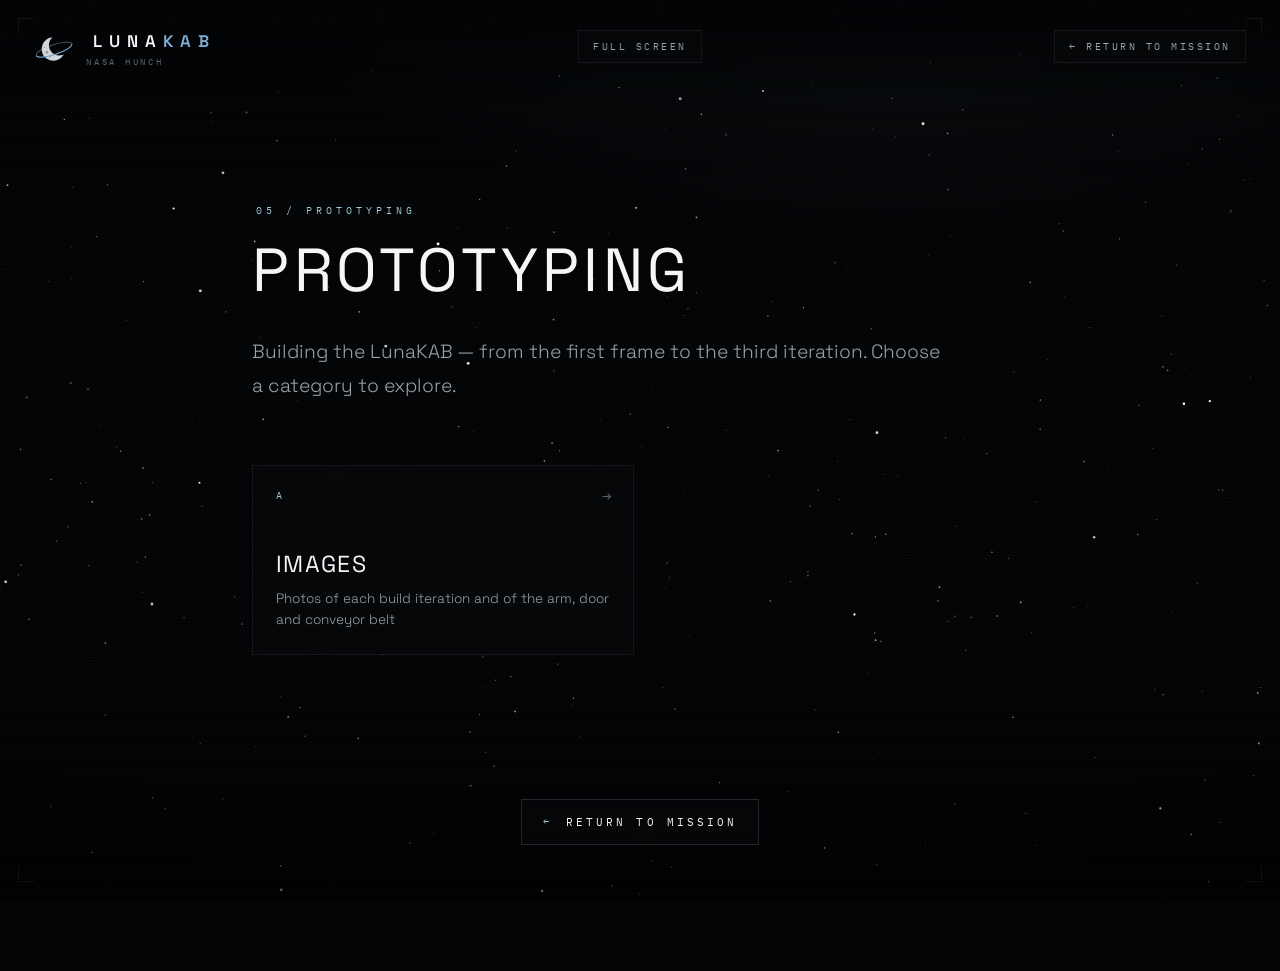
<file: prototyping.html>
<!DOCTYPE html>
<html lang="en">
<head>
  <meta charset="UTF-8" />
  <meta name="viewport" content="width=device-width, initial-scale=1.0, viewport-fit=cover" />
  <meta name="theme-color" content="#000000" />
  <title>LunaKAB — Prototyping</title>
  <meta name="description" content="LunaKAB prototyping: photos of the build, from the first frame to the third iteration." />

  <link rel="icon" type="image/svg+xml" href="assets/logo-mark.svg" />
  <link rel="preconnect" href="https://fonts.googleapis.com" />
  <link rel="preconnect" href="https://fonts.gstatic.com" crossorigin />
  <link href="https://fonts.googleapis.com/css2?family=Space+Grotesk:wght@300;400;500;600;700&family=IBM+Plex+Mono:wght@300;400;500&display=swap" rel="stylesheet" />
  <link rel="stylesheet" href="css/style.css" />
  <link rel="stylesheet" href="css/problem.css" />
  <link rel="stylesheet" href="css/research.css" />
  <link rel="stylesheet" href="css/designs.css" />
</head>
<body class="doc-page">
  <canvas id="stars" aria-hidden="true"></canvas>
  <div id="vignette" aria-hidden="true"></div>
  <div id="scanline" aria-hidden="true"></div>
  <span class="corner tl"></span><span class="corner tr"></span>
  <span class="corner bl"></span><span class="corner br"></span>

  <header class="doc-top">
    <a class="mark" href="index.html#prototyping" aria-label="Back to the mission">
      <img class="mark-icon" src="assets/logo-mark.svg" alt="" />
      <span class="mark-text">
        <span class="mark-title">LUNA<span class="kab">KAB</span></span>
        <span class="mark-sub">NASA HUNCH</span>
      </span>
    </a>
    <a class="doc-back" href="index.html#prototyping"><span aria-hidden="true">←</span> RETURN TO MISSION</a>
  </header>

  <main class="doc doc-narrow">
    <section class="doc-hero">
      <span class="eyebrow">05 / PROTOTYPING</span>
      <h1>Prototyping</h1>
      <p class="lede">Building the LunaKAB — from the first frame to the third iteration. Choose a category to explore.</p>
    </section>

    <div class="r-tabs d-tabs" role="tablist" aria-label="Prototyping categories">
      <button class="r-tab" role="tab" id="tab-images" aria-controls="images" aria-selected="false" data-key="images">
        <span class="r-n">A</span>
        <span class="r-l">Images</span>
        <span class="r-d">Photos of each build iteration and of the arm, door and conveyor belt</span>
        <span class="r-arrow" aria-hidden="true">→</span>
      </button>
    </div>

    <section class="r-panel" role="tabpanel" id="images" aria-labelledby="tab-images" hidden>
      <h2><i>A</i>Images</h2>
      <div class="gallery" data-gallery="images"></div>
    </section>

    <footer class="doc-foot">
      <a class="cta" href="index.html#prototyping">
        <span class="cta-n">←</span>
        <span class="cta-l">RETURN TO MISSION</span>
      </a>
    </footer>
  </main>

  <dialog id="lightbox" class="m-dialog lightbox" aria-labelledby="lb-title">
    <div class="md-head">
      <span class="m-n" id="lb-n"></span>
      <button type="button" class="md-close" id="lb-close" aria-label="Close">✕</button>
    </div>
    <img id="lb-img" alt="" />
    <h4 id="lb-title"></h4>
    <p class="lb-note" id="lb-note"></p>
    <dl class="lb-specs" id="lb-specs"></dl>
    <div class="md-nav">
      <button type="button" id="lb-prev">← PREV</button>
      <button type="button" id="lb-next">NEXT →</button>
    </div>
  </dialog>

  <script src="js/stars.js"></script>
  <script>
    // Gallery contents. Files live in docs/prototyping/images/. `note` and
    // `specs` ([label, value] rows) are optional.
    const PHOTOS = {
      images: [
        {
          src: "docs/prototyping/images/build-oct-10.jpg",
          title: "Build — Oct. 10",
          note: "The first frame: two tall side walls of perforated metal joined by a base plate, on four wheels.",
          specs: [["DATE", "OCT. 10"], ["STAGE", "FIRST BUILD"]],
        },
        {
          src: "docs/prototyping/images/iteration-1-oct-17.jpg",
          title: "First Iteration — Oct. 17",
          note: "The frame rebuilt as a closed box with a top and bottom deck, ready for the arm and conveyor.",
          specs: [["DATE", "OCT. 17"], ["STAGE", "ITERATION 1"]],
        },
        {
          src: "docs/prototyping/images/iteration-2-oct-20.jpg",
          title: "Second Iteration — Oct. 20",
          note: "A black frame with the internal mounts and wiring going in.",
          specs: [["DATE", "OCT. 20"], ["STAGE", "ITERATION 2"]],
        },
        {
          src: "docs/prototyping/images/iteration-3-oct-25.jpg",
          title: "Third Iteration — Oct. 25",
          note: "The latest build, with the arm upright at the side, the felt conveyor belt inside and the electronics mounted.",
          specs: [["DATE", "OCT. 25"], ["STAGE", "ITERATION 3"]],
        },
        {
          src: "docs/prototyping/images/arm-1.jpg",
          title: "Arm — Top-Mounted Claw",
          note: "The first arm idea had the claw extend from the top of the robot to drop the cargo in. It was too complex and not feasible because of the size of the arm, so the arm was changed to move horizontally.",
          specs: [["PART", "ARM"], ["STATUS", "CHANGED"]],
        },
        {
          src: "docs/prototyping/images/arm-2.jpg",
          title: "Arm — Horizontal",
          note: "The arm reworked to move horizontally across the robot instead of reaching down from the top.",
          specs: [["PART", "ARM"], ["MOTION", "HORIZONTAL"]],
        },
        {
          src: "docs/prototyping/images/door-1.jpg",
          title: "Door — CAD Sliding Door",
          note: "The CAD-modelled sliding door would not stay properly aligned with the back of the robot.",
          specs: [["PART", "DOOR"], ["STATUS", "CHANGED"]],
        },
        {
          src: "docs/prototyping/images/door-2.jpg",
          title: "Door — VEX Sliding Door",
          note: "The replacement: a left-to-right sliding door built from VEX pieces.",
          specs: [["PART", "DOOR"], ["BUILD", "VEX"], ["MOTION", "LEFT TO RIGHT"]],
        },
        {
          src: "docs/prototyping/images/conveyor-belt.jpg",
          title: "Conveyor Belt",
          note: "A conveyor belt made of felt that moves the cargo from the front, where the arm drops it, to the back, where it is pushed out to the habitat.",
          specs: [["PART", "CONVEYOR"], ["MATERIAL", "FELT"]],
        },
      ],
    };

    // Build each gallery; clicking a figure opens the lightbox, prev/next stay in that gallery.
    (() => {
      const $ = (id) => document.getElementById(id);
      const dlg = $("lightbox");
      let group = [], cur = 0;
      const show = (i) => {
        cur = (i + group.length) % group.length;
        const d = group[cur];
        $("lb-n").textContent = `PHOTO ${String(cur + 1).padStart(2, "0")} / ${String(group.length).padStart(2, "0")}`;
        $("lb-img").src = d.src;
        $("lb-img").alt = d.title;
        $("lb-title").textContent = d.title;
        $("lb-note").textContent = d.note || "";
        $("lb-note").hidden = !d.note;
        const specs = $("lb-specs");
        specs.replaceChildren(...(d.specs || []).map(([k, v]) => {
          const row = document.createElement("div"), dt = document.createElement("dt"), dd = document.createElement("dd");
          dt.textContent = k; dd.textContent = v; row.append(dt, dd); return row;
        }));
        specs.hidden = !d.specs;
        if (!dlg.open) dlg.showModal();
      };
      document.querySelectorAll(".gallery").forEach((el) => {
        const items = PHOTOS[el.dataset.gallery];
        if (!items.length) {
          el.innerHTML = `<p class="r-empty">Images coming soon</p>`;
          return;
        }
        items.forEach((d, i) => {
          const fig = document.createElement("figure");
          fig.className = "g-item";
          fig.innerHTML = `<button type="button" class="g-open"><img loading="lazy" alt=""></button>
            <figcaption><span class="m-n">PHOTO ${String(i + 1).padStart(2, "0")}</span><span class="g-title"></span><span class="g-note"></span></figcaption>`;
          fig.querySelector("img").src = d.src;
          fig.querySelector("img").alt = d.title;
          fig.querySelector(".g-title").textContent = d.title;
          fig.querySelector(".g-note").textContent = d.specs ? d.specs.slice(0, 3).map((s) => s[1]).join(" · ") : "";
          fig.querySelector(".g-open").addEventListener("click", () => { group = items; show(i); });
          el.appendChild(fig);
        });
      });
      $("lb-close").addEventListener("click", () => dlg.close());
      $("lb-prev").addEventListener("click", () => show(cur - 1));
      $("lb-next").addEventListener("click", () => show(cur + 1));
      dlg.addEventListener("click", (e) => { if (e.target === dlg) dlg.close(); });
      dlg.addEventListener("keydown", (e) => {
        if (e.key === "ArrowRight") show(cur + 1);
        if (e.key === "ArrowLeft") show(cur - 1);
      });
    })();
  </script>
  <script>
    // Category buttons: show one panel at a time; the URL hash remembers the choice.
    (() => {
      const tabs = [...document.querySelectorAll(".r-tab")];
      const select = (key, scroll) => {
        for (const t of tabs) {
          const on = t.dataset.key === key;
          t.setAttribute("aria-selected", on);
          const panel = document.getElementById(t.dataset.key);
          panel.hidden = !on;
          if (on) {
            panel.classList.remove("in"); void panel.offsetWidth; panel.classList.add("in");
            if (scroll) panel.scrollIntoView({ behavior: "smooth", block: "start" });
          }
        }
        history.replaceState(null, "", "#" + key);
      };
      tabs.forEach((t) => t.addEventListener("click", () => select(t.dataset.key, true)));
      const start = location.hash.slice(1);
      if (tabs.some((t) => t.dataset.key === start)) select(start, false);

      const hero = document.querySelector(".doc-hero");
      requestAnimationFrame(() => hero.classList.add("in"));
    })();
  </script>
  <script src="js/fullscreen.js"></script>
</body>
</html>
</file>
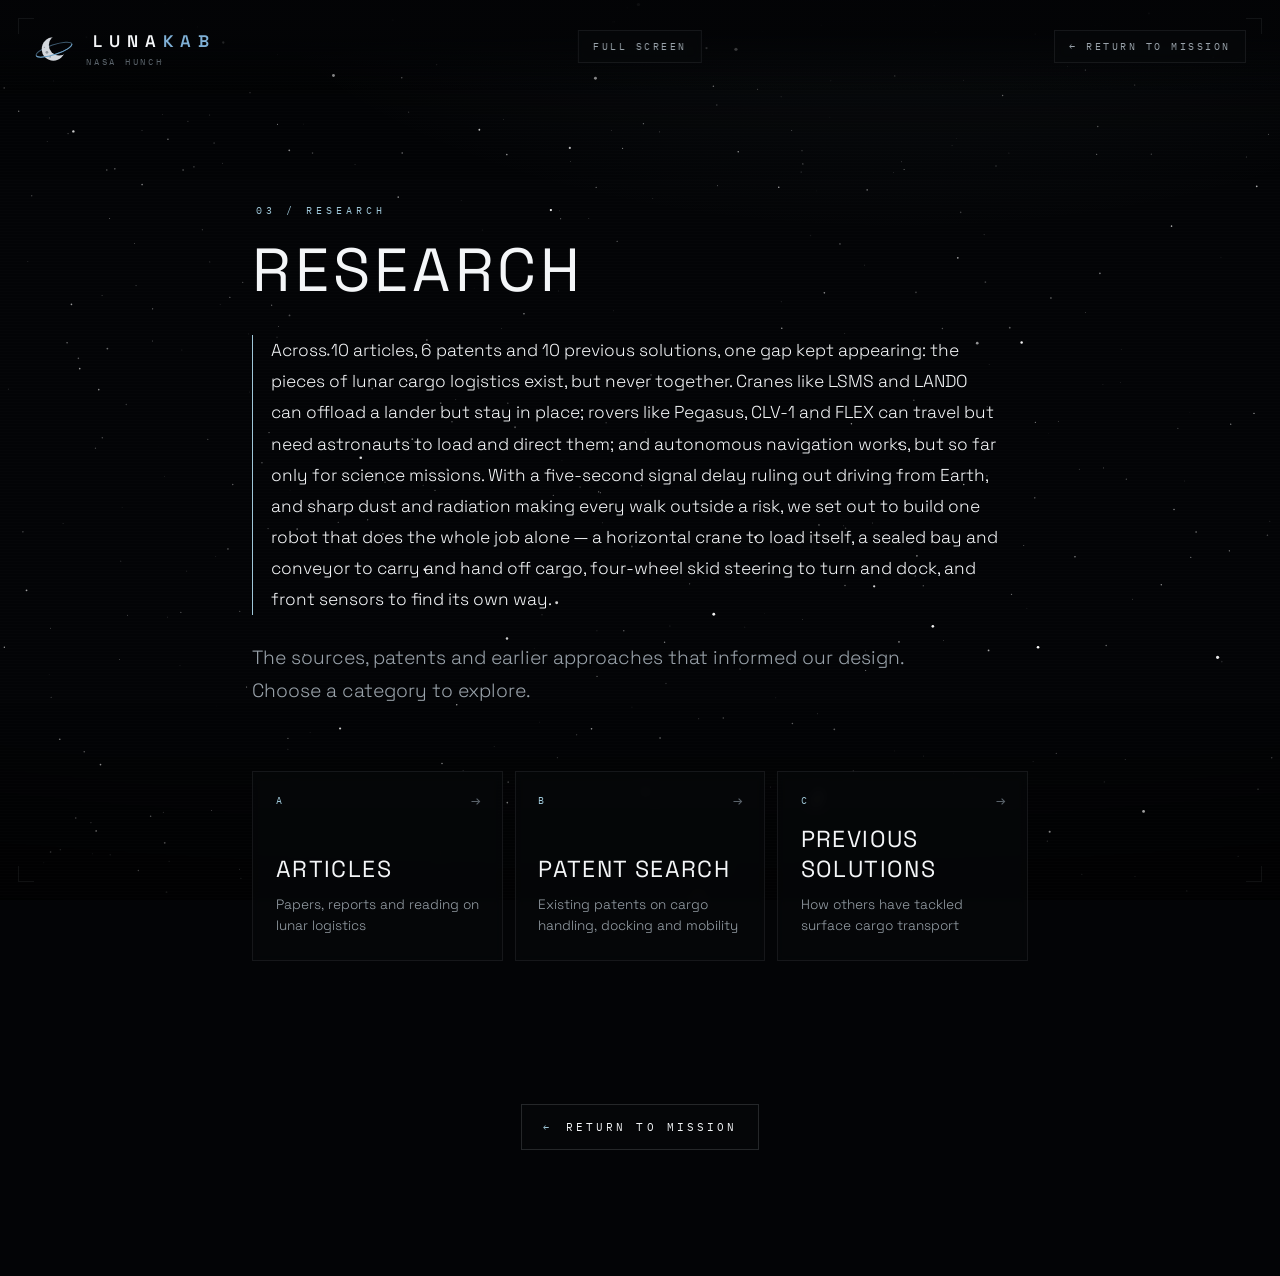
<file: research.html>
<!DOCTYPE html>
<html lang="en">
<head>
  <meta charset="UTF-8" />
  <meta name="viewport" content="width=device-width, initial-scale=1.0, viewport-fit=cover" />
  <meta name="theme-color" content="#000000" />
  <title>LunaKAB — Research</title>
  <meta name="description" content="LunaKAB research: articles, patent search and previous solutions." />

  <link rel="icon" type="image/svg+xml" href="assets/logo-mark.svg" />
  <link rel="preconnect" href="https://fonts.googleapis.com" />
  <link rel="preconnect" href="https://fonts.gstatic.com" crossorigin />
  <link href="https://fonts.googleapis.com/css2?family=Space+Grotesk:wght@300;400;500;600;700&family=IBM+Plex+Mono:wght@300;400;500&display=swap" rel="stylesheet" />
  <link rel="stylesheet" href="css/style.css" />
  <link rel="stylesheet" href="css/problem.css" />
  <link rel="stylesheet" href="css/research.css" />
</head>
<body class="doc-page">
  <canvas id="stars" aria-hidden="true"></canvas>
  <div id="vignette" aria-hidden="true"></div>
  <div id="scanline" aria-hidden="true"></div>
  <span class="corner tl"></span><span class="corner tr"></span>
  <span class="corner bl"></span><span class="corner br"></span>

  <header class="doc-top">
    <a class="mark" href="index.html#research" aria-label="Back to the mission">
      <img class="mark-icon" src="assets/logo-mark.svg" alt="" />
      <span class="mark-text">
        <span class="mark-title">LUNA<span class="kab">KAB</span></span>
        <span class="mark-sub">NASA HUNCH</span>
      </span>
    </a>
    <a class="doc-back" href="index.html#research"><span aria-hidden="true">←</span> RETURN TO MISSION</a>
  </header>

  <main class="doc doc-narrow">
    <section class="doc-hero">
      <span class="eyebrow">03 / RESEARCH</span>
      <h1>Research</h1>
      <p class="r-summary">Across 10 articles, 6 patents and 10 previous solutions, one gap kept appearing: the pieces of lunar cargo logistics exist, but never together. Cranes like LSMS and LANDO can offload a lander but stay in place; rovers like Pegasus, CLV-1 and FLEX can travel but need astronauts to load and direct them; and autonomous navigation works, but so far only for science missions. With a five-second signal delay ruling out driving from Earth, and sharp dust and radiation making every walk outside a risk, we set out to build one robot that does the whole job alone — a horizontal crane to load itself, a sealed bay and conveyor to carry and hand off cargo, four-wheel skid steering to turn and dock, and front sensors to find its own way.</p>
      <p class="lede">The sources, patents and earlier approaches that informed our design. Choose a category to explore.</p>
    </section>

    <div class="r-tabs" role="tablist" aria-label="Research categories">
      <button class="r-tab" role="tab" id="tab-articles" aria-controls="articles" aria-selected="false" data-key="articles">
        <span class="r-n">A</span>
        <span class="r-l">Articles</span>
        <span class="r-d">Papers, reports and reading on lunar logistics</span>
        <span class="r-arrow" aria-hidden="true">→</span>
      </button>
      <button class="r-tab" role="tab" id="tab-patents" aria-controls="patents" aria-selected="false" data-key="patents">
        <span class="r-n">B</span>
        <span class="r-l">Patent Search</span>
        <span class="r-d">Existing patents on cargo handling, docking and mobility</span>
        <span class="r-arrow" aria-hidden="true">→</span>
      </button>
      <button class="r-tab" role="tab" id="tab-previous" aria-controls="previous" aria-selected="false" data-key="previous">
        <span class="r-n">C</span>
        <span class="r-l">Previous Solutions</span>
        <span class="r-d">How others have tackled surface cargo transport</span>
        <span class="r-arrow" aria-hidden="true">→</span>
      </button>
    </div>

    <section class="r-panel" role="tabpanel" id="articles" aria-labelledby="tab-articles" hidden>
      <h2><i>A</i>Articles</h2>
      <div class="sources">
        <article class="src">
          <span class="m-n">SOURCE 01</span>
          <h3><button type="button" class="m-open">Cargo Spacecraft</button></h3>
          <span class="src-meta">EBSCO · 2024 · By Karunya</span>
          <div class="src-body">
            <h5>Source</h5>
            <p class="cite"><em>Cargo spacecraft | EBSCO</em>. (2024). EBSCO Information Services, Inc. | www.ebsco.com.</p>
            <a class="src-link" href="https://www.ebsco.com/research-starters/engineering/cargo-spacecraft" target="_blank" rel="noopener">ebsco.com/research-starters/engineering/cargo-spacecraft ↗</a>
            <h5>Artifact summary</h5>
            <p>It defines what cargo spacecraft are: they are designed to carry supplies into orbit. Cargo spacecraft were first made by scientists who worked for the Soviet Union in the 1960s. They created the TKS, a Transport Supply Spacecraft, but this required a pilot and crew. In order to maintain a permanent crew, however, the ISS needed a steady stream of supplies going in and out. The European Space Agency later created the Automated Transfer Vehicle, which could carry around 7,600&nbsp;kg, and the Japan Aerospace Exploration Agency developed the H-II Transfer Vehicle, which could carry around 6,000&nbsp;kg of material. The ATV and HTV were unmanned, autonomous/remote-controlled, and launched from Earth. After the Space Shuttle retired, SpaceX launched the Dragon, the first reusable cargo spacecraft. Engineers are continuing to improve on these designs.</p>
            <h5>Artifact critique</h5>
            <p>This artifact talks about the differences between the cargo spacecraft developed over the years, but doesn't mention critiques of any of them. I would like to learn more about how the Dragon could be further improved and what scientists are looking for in future spacecraft. As of right now, it seems that most of these spacecraft are launched from Earth and then attach themselves to the ISS, and humans have to retrieve the cargo — so an autonomous cargo transport vehicle between the supply building and the payload seems to be what engineers are trying to build.</p>
            <h5>Reliability</h5>
            <p>The article references around 10 sources, all from recent NASA articles, and was itself published around 2020. With all this information, I believe the source is reliable, as it uses direct research from NASA and is factual rather than biased.</p>
            <a class="src-pdf" href="docs/research/source-1.pdf" target="_blank" rel="noopener">Open Source 1 (PDF) ↗</a>
          </div>
        </article>

        <article class="src">
          <span class="m-n">SOURCE 02</span>
          <h3><button type="button" class="m-open">Human Safety in the Lunar Environment</button></h3>
          <span class="src-meta">NSS · Lewis, 2018 · By Karunya</span>
          <div class="src-body">
            <h5>Source</h5>
            <p class="cite">Lewis, R. (2018). <em>Human safety in the lunar environment</em>. nss.org.</p>
            <a class="src-link" href="https://nss.org/settlement/nasa/spaceresvol4/human.html" target="_blank" rel="noopener">nss.org/settlement/nasa/spaceresvol4/human.html ↗</a>
            <h5>Artifact summary</h5>
            <p>It talks mainly about the hazards of walking on the Moon. Some of these concerns include the atmosphere, water, chemicals in lunar soil, the concentration of hydrogen, and the solar wind, which contains many ionized atoms from the exterior of the Sun. It also talks about byproducts that can be absorbed to get the nutrients humans need for survival through lunar community farming and filling stations — mostly going over how life on the lunar surface could be possible and tips for how to make that happen.</p>
            <h5>Artifact critique</h5>
            <p>This article does show both sides of how human survival on the Moon is possible, but it talks more about how we can use the soil, sunlight, and chemicals on the Moon to our benefit than about the dangers that can come from incorrectly obtaining these materials (it focuses on the positives rather than the downsides).</p>
            <h5>Reliability</h5>
            <p>This article is from the NSS website, and most of its references range from institutional to Washington, DC articles. I think this article is reliable overall, as it combines scholarly and general articles to make scientific claims about life on the lunar surface, and is published by the NSS.</p>
            <a class="src-pdf" href="docs/research/source-2.pdf" target="_blank" rel="noopener">Open Source 2 (PDF) ↗</a>
          </div>
        </article>

        <article class="src">
          <span class="m-n">SOURCE 03</span>
          <h3><button type="button" class="m-open">The Space Shuttle</button></h3>
          <span class="src-meta">NASA · 2023 · By Karunya</span>
          <div class="src-body">
            <h5>Source</h5>
            <p class="cite">NASA. (2023, June 2). <em>The Space Shuttle - NASA</em>. NASA.</p>
            <a class="src-link" href="https://www.nasa.gov/reference/the-space-shuttle/" target="_blank" rel="noopener">nasa.gov/reference/the-space-shuttle ↗</a>
            <h5>Artifact summary</h5>
            <p>This article talks about the different parts of the Space Shuttle (main engine, orbiter, external tank, solid rocket boosters) and how each plays an important role in delivering cargo. It also includes facts about how long a mission may take, the number of crew members on board, and launch records. It mentions how, due to weight reduction, the cost of producing the shuttle decreased, and how through continuous improvement it became safer to fly; the article gives examples of how the crew module, flight deck, and quarters were improved to be more efficient.</p>
            <h5>Artifact critique</h5>
            <p>Overall, I learned more about how regular space shuttles work and how different parts of the spacecraft contribute to the journey into space, but this article relates more to crew shuttles than to cargo transport, so it's not directly important for my project.</p>
            <h5>Reliability</h5>
            <p>This article is published on the NASA website and was updated this year. NASA is recognized as a reliable source of information on space missions, so this article is a reliable source regarding improvements in Space Shuttle technology.</p>
            <a class="src-pdf" href="docs/research/source-3.pdf" target="_blank" rel="noopener">Open Source 3 (PDF) ↗</a>
          </div>
        </article>

        <article class="src">
          <span class="m-n">SOURCE 04</span>
          <h3><button type="button" class="m-open">6 Horrifying Ways to Die on the Moon</button></h3>
          <span class="src-meta">BBC Science Focus · Day, 2026 · By Karunya</span>
          <div class="src-body">
            <h5>Source</h5>
            <p class="cite">Day, M. (2026, August 30). <em>6 horrifying ways to die on the Moon: The biggest hazards facing NASA's permanent base</em>. BBC Science Focus Magazine.</p>
            <a class="src-link" href="https://www.sciencefocus.com/space/6-ways-die-moon" target="_blank" rel="noopener">sciencefocus.com/space/6-ways-die-moon ↗</a>
            <h5>Artifact summary</h5>
            <p>This article talks about the dangers of living on the Moon. It goes into depth about how the Moon's atmosphere doesn't protect us from harmful radiation, how lunar dust is razor-sharp and can pose risks to the lungs and eyes, and how if you lose pressurized air you could black out and die in 90 seconds. The article mainly criticizes the human desire for lunar settlement and argues that the Moon was not designed for humans.</p>
            <h5>Artifact critique</h5>
            <p>I love how the article provides detailed reasons why walking and living on the Moon is dangerous even when humans wear pressurized suits during EVAs, but I worry about how accurate the information truly is, as it is not an academic source.</p>
            <h5>Reliability</h5>
            <p>This article was published in BBC Science Focus, a mass-media magazine written for the general public. It tries to maintain reputable journalism standards and is often fact-checked by real scientists and experts; however, it is not an academic or primary source.</p>
            <a class="src-pdf" href="docs/research/source-4.pdf" target="_blank" rel="noopener">Open Source 4 (PDF) ↗</a>
          </div>
        </article>

        <article class="src">
          <span class="m-n">SOURCE 05</span>
          <h3><button type="button" class="m-open">Autonomous System Makes It Easier to Transport Cargo on the Moon</button></h3>
          <span class="src-meta">Phys.org · 2025 · By Karunya</span>
          <div class="src-body">
            <h5>Source</h5>
            <p class="cite">Toronto, U. (2025, October 18). <em>Researchers' autonomous system makes it easier to transport cargo on the moon</em>. Phys.org.</p>
            <a class="src-link" href="https://phys.org/news/2025-10-autonomous-easier-cargo-moon.html" target="_blank" rel="noopener">phys.org/news/2025-10-autonomous-easier-cargo-moon ↗</a>
            <h5>Artifact summary</h5>
            <p>This article describes how a team of researchers at the University of Toronto Institute for Aerospace Studies realized that the distance between a cargo lander's landing site and the astronauts' habitat was too far. Even though gravity is 1/6 of Earth's, making the cargo lighter, the distance between the sites poses a greater threat than the weight of the cargo. The landing site is flat for a safe arrival, whereas the habitat is shielded behind rocky terrain, which means astronauts would have to walk across that terrain to retrieve the cargo and bring it back. Instead of having humans do it, the researchers are building a rover that works autonomously to retrieve cargo from the landing site and deliver it to the habitat. Previous rovers were built to explore the lunar surface, whereas this rover is built to travel back and forth along the same path. The article also covers technical challenges they faced, such as developing a new semi-autonomous "teach" approach, since regular joystick control wouldn't work with the five-second delay between command and feedback.</p>
            <h5>Artifact critique</h5>
            <p>Since this article relates directly to my project of creating an external cargo robot, I learned more about the significance of this robot and the problems that may come up (such as developing better autonomous technology) while working on it. It also helped me understand that researchers are actively working on this problem, so there is a lot of room for improvement with these new rovers.</p>
            <h5>Reliability</h5>
            <p>This article was published on Phys.org, which is generally considered credible, as it often links to peer-reviewed research and is part of the Science X network. However, much of its content relies on university press releases, which could exaggerate a study's claims.</p>
            <a class="src-pdf" href="docs/research/source-5.pdf" target="_blank" rel="noopener">Open Source 5 (PDF) ↗</a>
          </div>
        </article>

        <article class="src">
          <span class="m-n">SOURCE 06</span>
          <h3><button type="button" class="m-open">Lunar Rover Cargo Transport: Mission Concept and Field Test</button></h3>
          <span class="src-meta">arXiv · 2026 · By Abirami</span>
          <div class="src-body">
            <h5>Source</h5>
            <p class="cite">Krawciw, A., Olmedo, N., Rehmatullah, F., Maxime, D.-G., Pascal, T., &amp; Barfoot, T. D. (2026). <em>Lunar rover cargo transport: Mission concept and field test</em> (2601.03371v1). arXiv.</p>
            <a class="src-link" href="https://arxiv.org/pdf/2601.03371" target="_blank" rel="noopener">arxiv.org/pdf/2601.03371 ↗</a>
            <h5>Artifact summary</h5>
            <p>This article explains how autonomous rovers transport cargo between the lunar landing site and the habitat. In this study, the researchers tested a rover carrying cargo while using autonomous navigation, and they gathered data on how cargo loads affected precision and positioning. This connects to my HUNCH project, since a lunar cargo robot must be able to autonomously navigate the harsh lunar terrain while also safely transporting payloads.</p>
            <h5>Artifact critique</h5>
            <p>I think this article is highly relevant because it tests a real rover carrying cargo instead of relying on computer simulations. For my HUNCH project, the strongest point is how the article discusses the way payload weight affects vehicle performance. However, the experiment was conducted in a lunar simulation on Earth, so the evidence could be stronger with testing on unpredictable terrain and routes.</p>
            <h5>Reliability</h5>
            <p>This article is very reliable because it is a scholarly research paper from the IEEE (Institute of Electrical and Electronics Engineers), and it provides detailed experimental methods. The article was written by one graduate student member and other fellows of the institute.</p>
            <a class="src-pdf" href="docs/research/source-6.pdf" target="_blank" rel="noopener">Open Source 6 (PDF) ↗</a>
          </div>
        </article>

        <article class="src">
          <span class="m-n">SOURCE 07</span>
          <h3><button type="button" class="m-open">Surface Transportation of the Common Habitat from Lander to Habitation Zone</button></h3>
          <span class="src-meta">NASA NTRS · 2022 · By Abirami</span>
          <div class="src-body">
            <h5>Source</h5>
            <p class="cite">Howard, R., Gomez, J., &amp; Gill, T. (2022). <em>Surface transportation of the common habitat from lander to habitation zone</em>. NASA NTRS.</p>
            <a class="src-link" href="https://ntrs.nasa.gov/api/citations/20220018787/downloads/Surface%20Transportation%20of%20the%20Common%20Habitat%20from%20Lander%20to%20Habitation%20Zone.pdf" target="_blank" rel="noopener">ntrs.nasa.gov/citations/20220018787 ↗</a>
            <h5>Artifact summary</h5>
            <p>The article explains studies on how a lunar habitat could be moved from a lander to a habitation zone. Various transportation systems are described and compared, identifying challenges such as offloading and remote operations. This relates to my HUNCH project, since I'm dealing with lunar cargo transport from the lander to the habitat.</p>
            <h5>Artifact critique</h5>
            <p>This source is relevant since it directly examines lunar surface transportation and the obstacles of transporting cargo across the terrain. For my HUNCH project, the strongest point is the comparison of several transportation systems, since I could research those to get a better understanding of my robot. However, the article deals with transporting a heavy habitat as opposed to small cargo.</p>
            <h5>Reliability</h5>
            <p>The authors work at NASA Johnson Space Center and NASA Kennedy Space Center, giving them credibility through their experience with spacecraft transportation systems. This was presented at the 2023 IEEE Aerospace Conference, and the paper was found on NASA NTRS.</p>
            <a class="src-pdf" href="docs/research/source-7.pdf" target="_blank" rel="noopener">Open Source 7 (PDF) ↗</a>
          </div>
        </article>

        <article class="src">
          <span class="m-n">SOURCE 08</span>
          <h3><button type="button" class="m-open">LANDO: Developing Autonomous Operations for Planetary Surfaces</button></h3>
          <span class="src-meta">NASA · 2023 · By Abirami</span>
          <div class="src-body">
            <h5>Source</h5>
            <p class="cite">Waltz, W. (2023). <em>LANDO: Developing autonomous operations for planetary surfaces</em>. NASA Advisory Council Technology, Innovation, and Engineering Committee.</p>
            <a class="src-link" href="https://www.nasa.gov/wp-content/uploads/2024/05/waltz-eci-lando-tagged.pdf" target="_blank" rel="noopener">nasa.gov/…/waltz-eci-lando-tagged.pdf ↗</a>
            <h5>Artifact summary</h5>
            <p>This team developed LANDO, an autonomous system for handling and offloading lunar payloads. The system is designed to detect payload characteristics, safely lift objects, and place them onto mobile vehicles for transport. It addresses the problem of autonomous cargo operations. This connects to my HUNCH project, since the majority of the robot's job is autonomous cargo handling.</p>
            <h5>Artifact critique</h5>
            <p>This article is relevant since it focuses on autonomous lunar cargo handling. For my HUNCH project, the strongest part is the information on the practical problems the robot faced, such as payload detection, safely lifting the cargo, and tilted lander decks. However, LANDO deals more with handling the cargo itself than with transporting it a long distance.</p>
            <h5>Reliability</h5>
            <p>The presenter, Walter Waltz, along with researchers Matthew Vaughn and Iok Wong, each have multiple research publications on aerospace development and spacecraft transportation. The project lead, Julia Cline, is a NASA Langley aerospace engineer with a PhD. The work was developed through NASA's Space Technology Mission Directorate and presented at the AIAA SciTech Forum, making it a very reliable source.</p>
            <a class="src-pdf" href="docs/research/source-8.pdf" target="_blank" rel="noopener">Open Source 8 (PDF) ↗</a>
          </div>
        </article>

        <article class="src">
          <span class="m-n">SOURCE 09</span>
          <h3><button type="button" class="m-open">Terramechanics for LTV Modeling and Simulation</button></h3>
          <span class="src-meta">NASA NTRS · 2022 · By Abirami</span>
          <div class="src-body">
            <h5>Source</h5>
            <p class="cite">Li, Z., &amp; Bingham, L. (2022). <em>NASA white paper – Terramechanics for LTV modeling and simulation</em>. NASA NTRS.</p>
            <a class="src-link" href="https://ntrs.nasa.gov/api/citations/20220010732/downloads/Terramechanics_white_paper.pdf" target="_blank" rel="noopener">ntrs.nasa.gov/citations/20220010732 ↗</a>
            <h5>Artifact summary</h5>
            <p>This article focuses on how rover wheels interact with the lunar soil and how that affects the vehicle's movement. It explains models of rolling resistance, soil compression and traction, among others. The research also describes various conditions in which a rover became stuck in the soil. This connects to my HUNCH project, since the rover I'm designing needs proper wheels and mobility for the cargo it is carrying.</p>
            <h5>Artifact critique</h5>
            <p>This article is relevant because it explains the mechanical forces acting on a lunar cargo robot. It will be useful for HUNCH since it provides models to predict rover performance on lunar terrain. However, it only focuses on mobility, which is one part of the robot we need to build, and it relies primarily on simulations rather than prototype testing.</p>
            <h5>Reliability</h5>
            <p>Both authors are NASA Johnson Space Center researchers specializing in engineering, specifically lunar vehicle mobility. The work was produced for NASA's Lunar Terrain Vehicle research and published through NASA NTRS.</p>
            <a class="src-pdf" href="docs/research/source-9.pdf" target="_blank" rel="noopener">Open Source 9 (PDF) ↗</a>
          </div>
        </article>

        <article class="src">
          <span class="m-n">SOURCE 10</span>
          <h3><button type="button" class="m-open">A Survey of Autonomous Navigation Techniques Applicable to Lunar Surface Exploration</button></h3>
          <span class="src-meta">NASA NTRS · 2025 · By Abirami</span>
          <div class="src-body">
            <h5>Source</h5>
            <p class="cite">McKee, P. (2025). <em>A survey of autonomous navigation techniques applicable to lunar surface exploration</em>. NASA NTRS.</p>
            <a class="src-link" href="https://ntrs.nasa.gov/api/citations/20250000993/downloads/AAS_25_173_SurfaceNav_Presentation_draft012425.pdf" target="_blank" rel="noopener">ntrs.nasa.gov/citations/20250000993 ↗</a>
            <h5>Artifact summary</h5>
            <p>This article examines the technologies that let lunar rovers operate autonomously. It studies sensors such as LiDAR, various cameras, IMUs, wheel encoders and star trackers, as well as hazard detection and pathfinding. The study also covers navigation and communication systems for when Earth is out of reach or unavailable. This connects to my HUNCH project because the robot must be able to navigate safely from the lander to the habitat without any human control.</p>
            <h5>Artifact critique</h5>
            <p>This source is relevant because it explains many useful technologies for solving navigation issues that could arise, and we can build on it to design our robot to operate autonomously. For my HUNCH project, the strongest point of evidence is the comparison of different sensors and navigation methods. However, it is structured as a survey rather than an experiment, which helps with gathering data but not with implementing it.</p>
            <h5>Reliability</h5>
            <p>McKee is a researcher in NASA Johnson Space Center's Aeroscience and Flight Mechanics Division. His work was presented at the 47th American Astronautical Society Guidance, Navigation, and Control Conference in 2025. It's a strong reference due to its detailed explanation of the techniques and its basis in NASA research.</p>
            <a class="src-pdf" href="docs/research/source-10.pdf" target="_blank" rel="noopener">Open Source 10 (PDF) ↗</a>
          </div>
        </article>
      </div>
    </section>
    <section class="r-panel" role="tabpanel" id="patents" aria-labelledby="tab-patents" hidden>
      <h2><i>B</i>Patent Search</h2>
      <div class="sources">
        <article class="src">
          <span class="m-n">PATENT 01</span>
          <h3><button type="button" class="m-open">Mobile Planetary Rover Robot for Transport and Technological Work</button></h3>
          <span class="src-meta">RU176098U1 · 2017 · By Karunya</span>
          <div class="src-body">
            <h5>Source</h5>
            <p class="cite"><em>RU176098U1 - Мобильный робот-планетоход для выполнения транспортно-технологических работ - Google Patents</em>. (2017, April 17). Google.com.</p>
            <a class="src-link" href="https://patents.google.com/patent/RU176098U1/ru" target="_blank" rel="noopener">patents.google.com/patent/RU176098U1 ↗</a>
            <h5>Patent number and name</h5>
            <p class="cite">RU176098U1 — Mobile planetary rover robot for performing transport and technological work</p>
            <h5>Patent summary</h5>
            <p>It is a mobile planetary rover robot that can function autonomously and under human control. It is designed to move on the surface of the Moon and carry out transport and technological operations. There are also seats for astronauts to sit in and control the vehicle; astronauts can use it to explore the lunar surface and transport cargo from one location to another.</p>
            <h5>Patent critique</h5>
            <p>It allows for the transport of goods and works autonomously while allowing for human intervention; however, human input is still required to transport the goods. The astronauts ride in the robot and help load the cargo, whereas our robot must operate completely autonomously — picking up the cargo, placing it in the robot, and bringing it back to the habitat.</p>
            <h5>Images / sketches</h5>
            <div class="src-figs">
              <figure><img src="docs/research/img/patent-1-rover-iso.png" alt="Isometric patent drawing of a six-wheeled lunar rover with a solar panel, two astronaut seats and a cargo bed" loading="lazy" /><figcaption>Rover iso sketch</figcaption></figure>
            </div>
            <a class="src-pdf" href="docs/research/patent-1.pdf" target="_blank" rel="noopener">Open Patent 1 (PDF) ↗</a>
          </div>
        </article>

        <article class="src">
          <span class="m-n">PATENT 02</span>
          <h3><button type="button" class="m-open">Autonomous System for Air Cargo End-to-End Operations</button></h3>
          <span class="src-meta">US20230120320A1 · 2022 · By Karunya</span>
          <div class="src-body">
            <h5>Source</h5>
            <p class="cite"><em>US20230120320A1 - Autonomous system for air cargo end-to-end operations - Google Patents</em>. (2022, November 29). Google.com.</p>
            <a class="src-link" href="https://patents.google.com/patent/US20230120320A1/en" target="_blank" rel="noopener">patents.google.com/patent/US20230120320A1 ↗</a>
            <h5>Patent number and name</h5>
            <p class="cite">US20230120320A1 — Autonomous system for air cargo end-to-end operation</p>
            <h5>Patent summary</h5>
            <p>This invention is an end-to-end cargo handling system. It includes a transportation unit with a first sensing agent, a lift unit with a second sensing agent, and a control module that communicates with the transportation unit and lift unit over a network. The transportation unit and lift unit are designed to move the cargo unit between two locations autonomously.</p>
            <h5>Patent critique</h5>
            <p>This system transports cargo autonomously in end-to-end operations within Earth's atmosphere. However, our invention needs to transport cargo on the lunar surface. I like the idea of flying cargo from one location to another, but that could be an invention implemented in future years.</p>
            <h5>Images / sketches</h5>
            <div class="src-figs">
              <figure><img src="docs/research/img/patent-2-top-view.png" alt="Top-view patent diagram of an aircraft with a cargo path leading to a loading area" loading="lazy" /><figcaption>Top view</figcaption></figure>
              <figure><img src="docs/research/img/patent-2-iso.png" alt="Isometric patent drawing of an aircraft being loaded (Fig. 1)" loading="lazy" /><figcaption>Iso sketch</figcaption></figure>
            </div>
            <a class="src-pdf" href="docs/research/patent-2.pdf" target="_blank" rel="noopener">Open Patent 2 (PDF) ↗</a>
          </div>
        </article>

        <article class="src">
          <span class="m-n">PATENT 03</span>
          <h3><button type="button" class="m-open">Method and System for the Automatic Loading of Air Transport Units</button></h3>
          <span class="src-meta">KR101495020B1 · 2010 · By Karunya</span>
          <div class="src-body">
            <h5>Source</h5>
            <p class="cite"><em>KR101495020B1 - Method and system for the automatic loading of air transport units - Google Patents</em>. (2010, August 19). Google.com.</p>
            <a class="src-link" href="https://patents.google.com/patent/KR101495020B1/en" target="_blank" rel="noopener">patents.google.com/patent/KR101495020B1 ↗</a>
            <h5>Patent number and name</h5>
            <p class="cite">KR101495020B1 — Method and system for the automatic loading of air transport units</p>
            <h5>Patent summary</h5>
            <p>The invention is a system and method for automatically loading air transport units. The air transport unit (10) is tilted toward the side of the loading opening and uses an elevated sliding method, so that goods (30) travel to the unit (10) and are then delivered to the packing location (60).</p>
            <h5>Patent critique</h5>
            <p>I like the slider technique; in fact, I wanted to implement a horizontal escalator technique to help deliver the cargo into the habitat smoothly. However, this invention relies on positioning and doesn't use motor-driven escalators. While that may work for this stationary innovation, a motor-driven slider may be more efficient for our robot.</p>
            <h5>Images / sketches</h5>
            <div class="src-figs">
              <figure><img src="docs/research/img/patent-3-side-view.png" alt="Patent drawing of a tilted loading unit with a sliding conveyor moving packages to a packing area" loading="lazy" /><figcaption>Side view</figcaption></figure>
              <figure><img src="docs/research/img/patent-3-escalator.png" alt="Small sketch of a horizontal escalator design with labeled axes" loading="lazy" /><figcaption>Horizontal escalator design</figcaption></figure>
            </div>
            <a class="src-pdf" href="docs/research/patent-3.pdf" target="_blank" rel="noopener">Open Patent 3 (PDF) ↗</a>
          </div>
        </article>

        <article class="src">
          <span class="m-n">PATENT 04</span>
          <h3><button type="button" class="m-open">Moon Complex, Orbiting Docking Spaceport, and Methods of Use and Transportation</button></h3>
          <span class="src-meta">US11305897B2 · 2020 · By Abirami</span>
          <div class="src-body">
            <h5>Source</h5>
            <p class="cite"><em>US11305897B2 - Moon complex, orbiting docking spaceport, and methods of use and transportation - Google Patents</em>. (2020, December 30). Google.com.</p>
            <a class="src-link" href="https://patents.google.com/patent/US11305897B2/en" target="_blank" rel="noopener">patents.google.com/patent/US11305897B2 ↗</a>
            <h5>Patent number and name</h5>
            <p class="cite">US11305897B2 — Moon complex, orbiting docking spaceport, and methods of use and transportation</p>
            <h5>Patent summary</h5>
            <p>This patent details a full moon complex, including the orbiting docking spacecraft and transportation vehicles that travel to and from the Moon and the Earth, and vehicles to travel on the surface of the celestial bodies. The complex contains large personnel/cargo transport ideas within it. It's immensely beneficial to refuel and to use as a transport base for any transportation between the Earth and the Moon.</p>
            <h5>Patent critique</h5>
            <p>This patent focuses primarily on the transportation between the Moon and the Earth, while our HUNCH project focuses on transportation on the Moon, not between the Earth and the Moon. However, the ideas presented on containing the cargo and efficiently transporting it can be used for our project.</p>
            <h5>Images / sketches</h5>
            <div class="src-figs">
              <figure><img src="docs/research/img/patent-4-carrier.png" alt="Patent drawings (Figs. 3A and 3B) of a bullet-shaped moon docking and transport carrier standing on four curved landing legs" loading="lazy" /><figcaption>Moon docking and transport carrier</figcaption></figure>
              <figure><img src="docs/research/img/patent-4-transport-craft.png" alt="Patent drawings (Figs. 4A to 4C) of a long cylindrical transport craft with portholes, docking ports and legs, shown from the side and two angles" loading="lazy" /><figcaption>Transport craft</figcaption></figure>
            </div>
            <a class="src-pdf" href="docs/research/patent-4.pdf" target="_blank" rel="noopener">Open Patent 4 (PDF) ↗</a>
          </div>
        </article>

        <article class="src">
          <span class="m-n">PATENT 05</span>
          <h3><button type="button" class="m-open">Design and Control of Wheel-Legged Robots Navigating High Obstacles</button></h3>
          <span class="src-meta">US20250291353A1 · 2023 · By Abirami</span>
          <div class="src-body">
            <h5>Source</h5>
            <p class="cite"><em>US20250291353A1 - Design and control of wheel-legged robots navigating high obstacles - Google Patents</em>. (2023, April 21). Google.com.</p>
            <a class="src-link" href="https://patents.google.com/patent/US20250291353A1/en" target="_blank" rel="noopener">patents.google.com/patent/US20250291353A1 ↗</a>
            <h5>Patent number and name</h5>
            <p class="cite">US20250291353A1 — Design and control of wheel-legged robots navigating high obstacles</p>
            <h5>Patent summary</h5>
            <p>This patent details the design and control of wheel-legged robots navigating high obstacles. The methods explained include using a balance controller and a rolling controller to use thigh joint torque and calf joint torque for efficiency. Legged robots are able to navigate high terrain with obstacles, so optimizing their performance with nonlinear programming is viable.</p>
            <h5>Patent critique</h5>
            <p>This relates to our HUNCH project, as we also need to design a robot that can navigate and travel across high terrain — the lunar surface. Our robot will have wheels, so it's imperative that it travels safely and reaches the planned destination without any hurdles. Even though this patent gives us information on wheels in rugged terrain, it doesn't directly deal with the lunar surface.</p>
            <h5>Images / sketches</h5>
            <p>No images in the patent.</p>
            <a class="src-pdf" href="docs/research/patent-5.pdf" target="_blank" rel="noopener">Open Patent 5 (PDF) ↗</a>
          </div>
        </article>

        <article class="src">
          <span class="m-n">PATENT 06</span>
          <h3><button type="button" class="m-open">Manned Driving and Flying Lunar Vehicle</button></h3>
          <span class="src-meta">DE102021001813B4 · 2021 · By Abirami</span>
          <div class="src-body">
            <h5>Source</h5>
            <p class="cite"><em>DE102021001813B4 - Manned driving and flying lunar vehicle - Google Patents</em>. (2021, April 8). Google.com.</p>
            <a class="src-link" href="https://patents.google.com/patent/DE102021001813B4/en" target="_blank" rel="noopener">patents.google.com/patent/DE102021001813B4 ↗</a>
            <h5>Patent number and name</h5>
            <p class="cite">DE102021001813B4 — Manned driving and flying lunar vehicle</p>
            <h5>Patent summary</h5>
            <p>This manned driving and flying lunar vehicle is designed for long-term stays and research within the module. It's capable of driving on the lunar terrain and flying over it, adapting to temperature fluctuations, and is equipped with the materials needed for research. It's very beneficial for astronauts or lunar researchers looking for a quicker way to move back to the habitat/research lab after they collect samples.</p>
            <h5>Patent critique</h5>
            <p>This relates to our HUNCH project because we need to design a cargo transport robot, meaning it needs to be able to contain whatever size cargo we're planning to transport. This patent details that, although its priority is being almost a makeshift habitat and lab on the move. Our robot will also be unmanned, so the patent's descriptions of manned systems won't apply to us.</p>
            <h5>Images / sketches</h5>
            <div class="src-figs">
              <figure><img src="docs/research/img/patent-6-side-view.jpg" alt="Detailed patent cross-section (Fig. 1) of a manned lunar vehicle about 250 cm tall, showing crew compartments, wheels and drive gearing, with detail figures 2 to 5" loading="lazy" /><figcaption>Side view of the vehicle</figcaption></figure>
            </div>
            <a class="src-pdf" href="docs/research/patent-6.pdf" target="_blank" rel="noopener">Open Patent 6 (PDF) ↗</a>
          </div>
        </article>
      </div>
    </section>
    <section class="r-panel" role="tabpanel" id="previous" aria-labelledby="tab-previous" hidden>
      <h2><i>C</i>Previous Solutions</h2>
      <div class="sources">
        <article class="src">
          <span class="m-n">SOLUTION 01</span>
          <h3><button type="button" class="m-open">FLEX Rover</button></h3>
          <span class="src-meta">Astrolab · By Karunya</span>
          <div class="src-body">
            <h5>Source</h5>
            <p class="cite">FLEX Rover, Astrolab: <em>About – Astrolab</em></p>
            <a class="src-link" href="https://www.astrolab.space/about/" target="_blank" rel="noopener">astrolab.space/about ↗</a>
            <h5>Product summary</h5>
            <p>It is a multi-purpose lunar vehicle that can carry people, cargo, and science equipment. It can pick up, carry, and deposit modular payloads of up to 1,600&nbsp;kg with more than 3&nbsp;m³ of usable payload volume. It has a robotic arm that can reach around 2 meters and is designed to manipulate payloads and perform logistical tasks such as interacting with objects on the surface, deploying equipment, or assisting with science operations. Instead of a conventional fixed suspension, it has limbs with wheels at the ends, which let the rover handle uneven terrain and lower or raise itself. It has autonomous navigation capabilities, with navigation and hazard-detection sensors. Overall, this robot has a solar power system and communication equipment, can carry two astronauts, can assist with scientific and logistics experiments, and can carry cargo from the payload lander to the habitat.</p>
            <h5>Product critique</h5>
            <p>It can carry a lot of load, but its limit is 3&nbsp;m² and 1,000&nbsp;kg, and our mission is to create a robot that can carry up to 20&nbsp;ft cargo modules. Additionally, this robot has not been tested in space yet; it is a conceptual prototype that has been tested in California, at NASA Johnson Space Center, and at other lunar analog sites.</p>
            <h5>Images / sketches</h5>
            <div class="src-figs">
              <figure><img class="photo" src="docs/research/img/solution-1-flex-cargo.jpg" alt="Render of the Astrolab FLEX rover on the lunar surface with its cargo bay open" loading="lazy" /><figcaption>FLEX cargo bay</figcaption></figure>
              <figure><img class="photo" src="docs/research/img/solution-1-flex-night.jpg" alt="FLEX rover prototype with headlights on, driving on a desert test site at dusk" loading="lazy" /><figcaption>Field prototype</figcaption></figure>
              <figure><img class="photo" src="docs/research/img/solution-1-flex-sketch.jpg" alt="Line sketch of the FLEX rover with highlighted feature points" loading="lazy" /><figcaption>Feature sketch</figcaption></figure>
            </div>
            <a class="src-pdf" href="docs/research/solution-1.pdf" target="_blank" rel="noopener">Open Solution 1 (PDF) ↗</a>
          </div>
        </article>

        <article class="src">
          <span class="m-n">SOLUTION 02</span>
          <h3><button type="button" class="m-open">LANDO — Lightweight Surface Manipulation System AutoNomy</button></h3>
          <span class="src-meta">NASA · By Karunya</span>
          <div class="src-body">
            <h5>Source</h5>
            <p class="cite">LANDO, NASA</p>
            <a class="src-link" href="https://ntrs.nasa.gov/citations/20210024207" target="_blank" rel="noopener">ntrs.nasa.gov/citations/20210024207 ↗</a>
            <h5>Product summary</h5>
            <p>The Lightweight Surface Manipulation System AutoNomy was designed to pick up and move payloads around the lunar surface. The previous LSMS relied on low-level scripted commands, so NASA engineers designed this system to detect tilted landers and to identify and manipulate objects. Overall, this robot was designed to be adaptable to different lunar tasks and to work more autonomously than previous models.</p>
            <h5>Product critique</h5>
            <p>This robot still depends on human supervision, as it is designed for supervised autonomy rather than complete independence. It also focuses mainly on payload manipulation rather than transportation: it can unload and place payloads, but doesn't solve the problem of moving cargo long distances across the lunar terrain.</p>
            <h5>Images / sketches</h5>
            <div class="src-figs">
              <figure><img class="photo" src="docs/research/img/solution-2-lsms-diagram.jpg" alt="Diagram of the LSMS crane arm mounted on a lunar lander, with shoulder, elbow and wrist joints labeled" loading="lazy" /><figcaption>LSMS on a lander</figcaption></figure>
              <figure><img class="photo" src="docs/research/img/solution-2-lsms-lander.jpg" alt="Render of a lunar lander with a mounted manipulator arm" loading="lazy" /><figcaption>Lander mount</figcaption></figure>
            </div>
            <a class="src-pdf" href="docs/research/solution-2.pdf" target="_blank" rel="noopener">Open Solution 2 (PDF) ↗</a>
          </div>
        </article>

        <article class="src">
          <span class="m-n">SOLUTION 03</span>
          <h3><button type="button" class="m-open">ATHLETE Rover</button></h3>
          <span class="src-meta">JPL · NASA · By Karunya</span>
          <div class="src-body">
            <h5>Source</h5>
            <p class="cite">ATHLETE, JPL, NASA: <em>JPL Robotics: The ATHLETE Rover</em></p>
            <a class="src-link" href="https://www-robotics.jpl.nasa.gov/how-we-do-it/systems/the-athlete-rover/" target="_blank" rel="noopener">www-robotics.jpl.nasa.gov/…/the-athlete-rover ↗</a>
            <h5>Product summary</h5>
            <p>ATHLETE (All-Terrain Hex-Limbed Extra-Terrestrial Explorer) is a JPL robotic vehicle designed to move large cargo and equipment across the lunar surface. It has six articulated limbs, each with a wheel at the end. ATHLETE can also lock its wheels and use the limbs as feet when the terrain gets difficult, allowing it to move through many types of terrain.</p>
            <h5>Product critique</h5>
            <p>While it can navigate autonomously, humans still have to direct it — for example, telling the vehicle which cargo panel to move, what objects to avoid, and which direction to move toward. Our vehicle, in comparison, must be able to move with no specific human input: if astronauts need cargo from the payload lander, that should be the only instruction the robotic vehicle receives. Essentially, the structural idea of this robot — especially the six limbs — is influential, but it lacks the degree of autonomy our vehicle will need to exhibit.</p>
            <h5>Images / sketches</h5>
            <div class="src-figs">
              <figure><img class="photo" src="docs/research/img/solution-3-athlete-terrain.jpg" alt="ATHLETE robot standing on rocky terrain on six wheeled limbs, with one limb raised" loading="lazy" /><figcaption>Field test</figcaption></figure>
              <figure><img class="photo" src="docs/research/img/solution-3-athlete-habitat.jpg" alt="ATHLETE carrying a NASA habitat module on top of its six limbs" loading="lazy" /><figcaption>Carrying a habitat</figcaption></figure>
              <figure><img class="photo" src="docs/research/img/solution-3-athlete-lab.jpg" alt="ATHLETE robot inside a NASA test facility" loading="lazy" /><figcaption>Lab testing</figcaption></figure>
            </div>
            <a class="src-pdf" href="docs/research/solution-3.pdf" target="_blank" rel="noopener">Open Solution 3 (PDF) ↗</a>
          </div>
        </article>

        <article class="src">
          <span class="m-n">SOLUTION 04</span>
          <h3><button type="button" class="m-open">Perseverance Rover</button></h3>
          <span class="src-meta">NASA · Mars 2020 · By Karunya</span>
          <div class="src-body">
            <h5>Source</h5>
            <p class="cite">Perseverance, NASA: <em>Perseverance Rover Components - NASA Science</em></p>
            <a class="src-link" href="https://science.nasa.gov/mission/mars-2020-perseverance/rover-components/" target="_blank" rel="noopener">science.nasa.gov/mission/mars-2020-perseverance/rover-components ↗</a>
            <h5>Product summary</h5>
            <p>The Perseverance rover is a NASA Mars rover that landed in Jezero Crater in 2021. Its main purpose is to study the Martian surface and search for signs of ancient microbial life, and it collects rock and soil samples. The vehicle is a six-wheeled rover that uses cameras, sensors, and an autonomous navigation system called AutoNav to detect obstacles, create maps of the terrain, and plan safe routes. It also has a robotic arm and scientific instruments on board that let it examine and collect samples.</p>
            <h5>Product critique</h5>
            <p>While AutoNav can handle most of the driving, humans still choose the objectives and destinations, and it has difficulty navigating some Martian terrain. Additionally, it is a science rover, not a cargo transporter: while it can carry samples and equipment, it wasn't designed to move large structures. Our external cargo transport project could implement a navigation system similar to AutoNav — one that continuously updates a map of the lunar surface as it moves — but the overall missions of the two vehicles are completely different.</p>
            <h5>Images / sketches</h5>
            <div class="src-figs">
              <figure><img class="photo" src="docs/research/img/solution-4-perseverance-cameras.jpg" alt="Labeled diagram of the Perseverance rover showing the positions of its 23 cameras" loading="lazy" /><figcaption>Camera layout</figcaption></figure>
              <figure><img class="photo" src="docs/research/img/solution-4-perseverance-wheel.jpg" alt="Close-up of a Perseverance aluminum wheel with curved spokes and treads" loading="lazy" /><figcaption>Wheel</figcaption></figure>
              <figure><img class="photo" src="docs/research/img/solution-4-perseverance-head.jpg" alt="Close-up of the Perseverance mast head with its camera instruments" loading="lazy" /><figcaption>Mast head</figcaption></figure>
            </div>
            <a class="src-pdf" href="docs/research/solution-4.pdf" target="_blank" rel="noopener">Open Solution 4 (PDF) ↗</a>
          </div>
        </article>

        <article class="src">
          <span class="m-n">SOLUTION 05</span>
          <h3><button type="button" class="m-open">xWalker — Inspection and Manipulation for Lunar Assembly</button></h3>
          <span class="src-meta">NASA TechPort · By Karunya</span>
          <div class="src-body">
            <h5>Source</h5>
            <p class="cite">xWalker - Enhanced Inspection and Manipulation for Lunar Assembly, NASA</p>
            <a class="src-link" href="https://techport.nasa.gov/projects/158648" target="_blank" rel="noopener">techport.nasa.gov/projects/158648 ↗</a>
            <h5>Product summary</h5>
            <p>It is an advanced autonomous robotic framework designed to support large-scale infrastructure on the lunar surface. The robot uses specialized locomotion to step across, climb, or walk along structural lattices, allowing it to inspect or add to building frames. It also has high-dexterity manipulation, letting it grasp complex objects and handle sensitive payloads with extreme precision. Overall, xWalker is designed to perform autonomous assembly, outfitting, and inspection in extreme space environments like the lunar surface.</p>
            <h5>Product critique</h5>
            <p>xWalker can only lift up to 10&nbsp;kg of payload, so it can only carry a small load. While its 7-DOF arms provide excellent dexterity, its small structural footprint keeps it from matching the reach of deployable booms or crane-based manipulation systems. Our robot will have to carry much heavier and larger loads, using a crane-like robotic arm to carry them.</p>
            <h5>Images / sketches</h5>
            <div class="src-figs">
              <figure><img class="photo" src="docs/research/img/solution-5-xwalker-arm.jpg" alt="Render of xWalker robotic arms working on a lattice structure beside a lunar module" loading="lazy" /><figcaption>Lattice assembly</figcaption></figure>
              <figure><img class="photo" src="docs/research/img/solution-5-xwalker-crane.jpg" alt="Render of a crane-like lattice structure on the lunar surface lifting a NASA module" loading="lazy" /><figcaption>Crane structure</figcaption></figure>
            </div>
            <a class="src-pdf" href="docs/research/solution-5.pdf" target="_blank" rel="noopener">Open Solution 5 (PDF) ↗</a>
          </div>
        </article>

        <article class="src">
          <span class="m-n">SOLUTION 06</span>
          <h3><button type="button" class="m-open">MDA Skymaker</button></h3>
          <span class="src-meta">MDA Space · By Abirami</span>
          <div class="src-body">
            <h5>Source</h5>
            <p class="cite">MDA Skymaker, MDA Space</p>
            <a class="src-link" href="https://mda.space/skymaker" target="_blank" rel="noopener">mda.space/skymaker ↗</a>
            <h5>Product summary</h5>
            <p>The MDA Skymaker is a commercial suite of scalable, modular space robotics. Its main purpose is to give commercial and government space programs fast and affordable access to advanced human space robotics. It can robotically handle both small payloads and multi-ton cargo, and it can be integrated onto rovers to enable autonomous surface logistics.</p>
            <h5>Product critique</h5>
            <p>In terms of our HUNCH project, it covers the autonomous lunar cargo transport that our External Cargo Transport Robot is meant to take care of. However, the MDA Skymaker covers the entire process of transporting astronauts to the Moon, along with developing various space robotics for the journey to the Moon and back. Our rover simply deals with transporting cargo to and from the habitat base.</p>
            <h5>Images / sketches</h5>
            <div class="src-figs">
              <figure><img class="photo" src="docs/research/img/solution-6-skymaker.jpg" alt="Render of the MDA Skymaker robotic arm extended above a spacecraft module" loading="lazy" /><figcaption>Skymaker robotic arm</figcaption></figure>
            </div>
            <a class="src-pdf" href="docs/research/solution-6.pdf" target="_blank" rel="noopener">Open Solution 6 (PDF) ↗</a>
          </div>
        </article>

        <article class="src">
          <span class="m-n">SOLUTION 07</span>
          <h3><button type="button" class="m-open">LSMS — Lunar Surface Manipulation System</button></h3>
          <span class="src-meta">NASA Technology Transfer · By Abirami</span>
          <div class="src-body">
            <h5>Source</h5>
            <p class="cite">Lunar Surface Manipulation System (LAR-TOPS-73), NASA Technology Transfer Program</p>
            <a class="src-link" href="https://technology.nasa.gov/patent/LAR-TOPS-73" target="_blank" rel="noopener">technology.nasa.gov/patent/LAR-TOPS-73 ↗</a>
            <h5>Product summary</h5>
            <p>The Lunar Surface Manipulation System (LSMS) is a hybrid device that combines the strength of a crane with precise robotic manipulation. It is engineered for many tasks on the surface of the Moon (or other planets), such as unloading landers, moving payloads, and installing different types of infrastructure. It's very versatile for lunar exploration, covering important steps such as offloading a lander, positioning itself precisely around the cargo, and swapping between tools for efficiency.</p>
            <h5>Product critique</h5>
            <p>We can take inspiration from this product for part of our robot. We need to design a robotic arm that will pick up various sizes of cargo and place it inside our robot. This design uses several robotic joints and a heightened crane capacity. It acts as a crane hybrid that can be mounted either near a lander or on top of a mobile base.</p>
            <h5>Images / sketches</h5>
            <div class="src-figs">
              <figure><img class="photo" src="docs/research/img/solution-7-lsms.jpg" alt="The LSMS crane arm lifting a payload beside a NASA lander mock-up during an outdoor field test" loading="lazy" /><figcaption>LSMS field test</figcaption></figure>
            </div>
            <a class="src-pdf" href="docs/research/solution-7.pdf" target="_blank" rel="noopener">Open Solution 7 (PDF) ↗</a>
          </div>
        </article>

        <article class="src">
          <span class="m-n">SOLUTION 08</span>
          <h3><button type="button" class="m-open">CLPS — Commercial Lunar Payload Services</button></h3>
          <span class="src-meta">NASA · By Abirami</span>
          <div class="src-body">
            <h5>Source</h5>
            <p class="cite">Commercial Lunar Payload Services, NASA</p>
            <a class="src-link" href="https://www.nasa.gov/commercial-lunar-payload-services/" target="_blank" rel="noopener">nasa.gov/commercial-lunar-payload-services ↗</a>
            <h5>Product summary</h5>
            <p>NASA's Commercial Lunar Payload Services (CLPS) initiative is a contract model in which NASA buys payload transportation from private US companies. It accepts higher mission risk in exchange for better affordability, rapid iteration, and a much more commercial lunar economy. Lunar surface cargo transport works in a three-phase workflow to handle moving payloads across the Moon.</p>
            <h5>Product critique</h5>
            <p>This product primarily deals with the commercial system as a whole, in which cargo transport is only a small part. Since the system is focused on the commercial business, it doesn't deal with the intricacies of transporting cargo. However, the workflow process will be helpful for our design.</p>
            <h5>Images / sketches</h5>
            <div class="src-figs">
              <figure><img class="photo" src="docs/research/img/solution-8-clps-lander.jpg" alt="Render of the Blue Moon cargo lander standing on the lunar surface" loading="lazy" /><figcaption>Commercial cargo lander</figcaption></figure>
            </div>
            <a class="src-pdf" href="docs/research/solution-8.pdf" target="_blank" rel="noopener">Open Solution 8 (PDF) ↗</a>
          </div>
        </article>

        <article class="src">
          <span class="m-n">SOLUTION 09</span>
          <h3><button type="button" class="m-open">Lunar Outpost Pegasus LTV</button></h3>
          <span class="src-meta">Lunar Outpost · By Abirami</span>
          <div class="src-body">
            <h5>Source</h5>
            <p class="cite">Pegasus Lunar Terrain Vehicle, Lunar Outpost</p>
            <a class="src-link" href="https://www.lunaroutpost.com/pegasus" target="_blank" rel="noopener">lunaroutpost.com/pegasus ↗</a>
            <h5>Product summary</h5>
            <p>The Lunar Outpost Pegasus is a next-generation crewed Lunar Terrain Vehicle (LTV) selected by NASA to transport Artemis astronauts across the lunar surface at the Moon's South Pole. It provides critical surface mobility for operational duties and works autonomously as well as by teleoperation, which gives it flexibility across multiple missions.</p>
            <h5>Product critique</h5>
            <p>The Pegasus LTV can help us design autonomous movement across the lunar surface in every aspect. Our robot must transport cargo from the payload lander to the habitat autonomously, and this LTV covers almost all of those aspects: movement across lunar terrain, autonomous systems, and surface mobility. However, it primarily transports astronauts, while our robot is for transporting cargo.</p>
            <h5>Images / sketches</h5>
            <div class="src-figs">
              <figure><img class="photo" src="docs/research/img/solution-9-pegasus.jpg" alt="Render of two Pegasus lunar terrain vehicles with astronauts on the lunar surface" loading="lazy" /><figcaption>Pegasus LTV</figcaption></figure>
            </div>
            <a class="src-pdf" href="docs/research/solution-9.pdf" target="_blank" rel="noopener">Open Solution 9 (PDF) ↗</a>
          </div>
        </article>

        <article class="src">
          <span class="m-n">SOLUTION 10</span>
          <h3><button type="button" class="m-open">Astrolab CLV-1 Lunar Rover</button></h3>
          <span class="src-meta">Astrolab · By Abirami</span>
          <div class="src-body">
            <h5>Source</h5>
            <p class="cite">NASA selects Astrolab to provide lunar rover for Artemis astronauts' return to the Moon, Astrolab</p>
            <a class="src-link" href="https://www.astrolab.space/2026/05/26/nasa-selects-astrolab-to-provide-lunar-rover-for-artemis-astronauts-return-to-the-moon/" target="_blank" rel="noopener">astrolab.space/…/nasa-selects-astrolab… ↗</a>
            <h5>Product summary</h5>
            <p>The Astrolab CLV-1 is a crewed lunar rover chosen by NASA to support astronaut missions and carry cargo at the Moon's south pole. It can be driven by astronauts or operated remotely during the night. It can carry two suited astronauts as well as heavy supplies, and it can conduct select surface operations remotely.</p>
            <h5>Product critique</h5>
            <p>Rather than carrying external payloads, this rover focuses on carrying the astronauts and their supplies. Our robot must carry other cargo pods and adapt to their sizes while also navigating across the lunar surface. However, the rest of the rover aligns with our robot: autonomous navigation across the lunar surface with enough space to carry certain supplies.</p>
            <h5>Images / sketches</h5>
            <div class="src-figs">
              <figure><img class="photo" src="docs/research/img/solution-10-astrolab.jpg" alt="Render of the Astrolab lunar rover with its lights on, driving across the lunar surface" loading="lazy" /><figcaption>Astrolab rover</figcaption></figure>
            </div>
            <a class="src-pdf" href="docs/research/solution-10.pdf" target="_blank" rel="noopener">Open Solution 10 (PDF) ↗</a>
          </div>
        </article>
      </div>
    </section>

    <footer class="doc-foot">
      <a class="cta" href="index.html#research">
        <span class="cta-n">←</span>
        <span class="cta-l">RETURN TO MISSION</span>
      </a>
    </footer>
  </main>

  <dialog id="m-dialog" class="m-dialog src-dialog" aria-labelledby="md-title">
    <div class="md-head">
      <span class="m-n" id="md-n"></span>
      <button type="button" class="md-close" id="md-close" aria-label="Close">✕</button>
    </div>
    <h4 id="md-title"></h4>
    <span class="src-meta" id="md-meta"></span>
    <div class="md-body" id="md-body"></div>
    <div class="md-nav">
      <button type="button" id="md-prev">← PREV</button>
      <button type="button" id="md-next">NEXT →</button>
    </div>
  </dialog>

  <script src="js/stars.js"></script>
  <script>
    // Source cards open a pop-up with the full research sheet; prev/next step within the same category.
    (() => {
      const dlg = document.getElementById("m-dialog");
      const $ = (id) => document.getElementById(id);
      let group = [], cur = 0;
      const show = (i) => {
        cur = (i + group.length) % group.length;
        const c = group[cur];
        $("md-n").textContent = c.querySelector(".m-n").textContent;
        $("md-title").textContent = c.querySelector(".m-open").textContent;
        $("md-meta").textContent = c.querySelector(".src-meta").textContent;
        $("md-body").innerHTML = c.querySelector(".src-body").innerHTML;
        $("md-body").scrollTop = 0;
        if (!dlg.open) dlg.showModal();
      };
      document.querySelectorAll(".sources").forEach((list) => {
        const cards = [...list.querySelectorAll(".src")];
        cards.forEach((c, i) => c.querySelector(".m-open").addEventListener("click", () => { group = cards; show(i); }));
      });
      $("md-close").addEventListener("click", () => dlg.close());
      $("md-prev").addEventListener("click", () => show(cur - 1));
      $("md-next").addEventListener("click", () => show(cur + 1));
      dlg.addEventListener("click", (e) => { if (e.target === dlg) dlg.close(); });
      dlg.addEventListener("keydown", (e) => {
        if (e.key === "ArrowRight") show(cur + 1);
        if (e.key === "ArrowLeft") show(cur - 1);
      });
    })();
  </script>
  <script>
    // Category buttons: show one panel at a time; the URL hash remembers the choice.
    (() => {
      const tabs = [...document.querySelectorAll(".r-tab")];
      const select = (key, scroll) => {
        for (const t of tabs) {
          const on = t.dataset.key === key;
          t.setAttribute("aria-selected", on);
          const panel = document.getElementById(t.dataset.key);
          panel.hidden = !on;
          if (on) {
            panel.classList.remove("in"); void panel.offsetWidth; panel.classList.add("in");
            if (scroll) panel.scrollIntoView({ behavior: "smooth", block: "start" });
          }
        }
        history.replaceState(null, "", "#" + key);
      };
      tabs.forEach((t) => t.addEventListener("click", () => select(t.dataset.key, true)));
      const start = location.hash.slice(1);
      if (tabs.some((t) => t.dataset.key === start)) select(start, false);

      const hero = document.querySelector(".doc-hero");
      requestAnimationFrame(() => hero.classList.add("in"));
    })();
  </script>
  <script src="js/fullscreen.js"></script>
</body>
</html>
</file>
<file: css/style.css>
/* ================================================================
   HUNCH · LLASO PROJECT 02 — External Cargo Transport
   Aesthetic: deep-space black, white typography, thin instrument UI.
   ================================================================ */

:root {
  --black: #000000;
  --void: #030406;
  --panel: rgba(8, 10, 12, 0.55);
  --white: #f4f6f8;
  --dim: #9aa3ab;      /* secondary text */
  --faint: #5b636b;    /* tertiary / labels */
  --line: rgba(230, 238, 245, 0.14);
  --line-soft: rgba(230, 238, 245, 0.07);
  --signal: #9fc7d8;   /* cool "nominal / active" accent — used sparingly */
  --caution: #d69a54;  /* warm "aligning / alert" accent — used very sparingly */
  --brand: #7fb0d6;    /* logo blue — the "KAB" in the wordmark */
  --ui: "Space Grotesk", system-ui, sans-serif;
  --mono: "IBM Plex Mono", ui-monospace, "SFMono-Regular", monospace;
  --ease: cubic-bezier(0.22, 0.61, 0.36, 1);
}

* { box-sizing: border-box; margin: 0; padding: 0; }

/* full-screen toggle (js/fullscreen.js), top-centre on every page */
#fs-toggle {
  position: fixed; top: 30px; left: 50%; transform: translateX(-50%); z-index: 60;
  font-family: var(--mono); font-size: 0.6rem; letter-spacing: 0.26em;
  color: var(--dim); background: var(--panel); backdrop-filter: blur(6px);
  border: 1px solid var(--line-soft); padding: 0.55rem 0.9rem; cursor: pointer;
  transition: color 0.3s, border-color 0.3s;
}
#fs-toggle:hover, #fs-toggle:focus-visible { color: var(--white); border-color: var(--signal); outline: none; }
#fs-toggle.resume { color: var(--signal); border-color: var(--signal); }
@media (max-width: 760px) { #fs-toggle { display: none; } }

html { scroll-behavior: auto; }

body {
  background: var(--black);
  color: var(--white);
  font-family: var(--ui);
  overflow-x: hidden;
  -webkit-font-smoothing: antialiased;
  text-rendering: optimizeLegibility;
  cursor: default;
}

/* ---------- 3D canvas fixed behind everything ---------- */
#scene {
  position: fixed;
  inset: 0;
  width: 100vw;
  height: 100vh;
  height: 100dvh;
  display: block;
  z-index: 0;
  touch-action: pan-y; /* let vertical scroll through, we handle horizontal drag */
}

#vignette {
  position: fixed;
  inset: 0;
  z-index: 1;
  pointer-events: none;
  background:
    radial-gradient(120% 100% at 50% 42%, transparent 55%, rgba(0,0,0,0.55) 100%),
    linear-gradient(to bottom, rgba(0,0,0,0.35) 0%, transparent 20%, transparent 78%, rgba(0,0,0,0.6) 100%);
}

#scanline {
  position: fixed;
  inset: 0;
  z-index: 1;
  pointer-events: none;
  opacity: 0.35;
  background: repeating-linear-gradient(
    to bottom,
    rgba(255,255,255,0.012) 0px,
    rgba(255,255,255,0.012) 1px,
    transparent 1px,
    transparent 3px
  );
  mix-blend-mode: screen;
}

/* ================================================================
   BOOT / INTRO
   ================================================================ */
#boot {
  position: fixed;
  inset: 0;
  z-index: 40;
  display: grid;
  place-items: center;
  background: #000;
  transition: opacity 1.6s var(--ease);
}
#boot.done { opacity: 0; pointer-events: none; }

.boot-inner {
  text-align: center;
  padding: 2rem;
  transform: translateY(-2vh);
}

.boot-status {
  font-family: var(--mono);
  font-size: 0.68rem;
  letter-spacing: 0.42em;
  color: var(--faint);
  text-transform: uppercase;
  margin-bottom: 2.4rem;
  min-height: 1em;
}
.boot-status::after { content: "_"; animation: blink 1.1s steps(1) infinite; }

.boot-logo {
  display: block; margin: 0 auto 1.6rem;
  width: clamp(72px, 9vw, 112px); height: auto;
  opacity: 0; transform: translateY(8px);
  transition: opacity 1.4s var(--ease), transform 1.4s var(--ease);
}
.boot-logo.on { opacity: 1; transform: none; }

.boot-title {
  font-weight: 500;
  font-size: clamp(2.6rem, 9vw, 6.5rem);
  letter-spacing: 0.5em;
  text-indent: 0.5em; /* balance the tracking */
  line-height: 1;
  min-height: 1.05em;
}
.boot-sub {
  font-family: var(--mono);
  font-weight: 300;
  font-size: clamp(0.85rem, 2.4vw, 1.35rem);
  letter-spacing: 0.55em;
  text-indent: 0.55em;
  color: var(--dim);
  margin-top: 1.6rem;
  min-height: 1.1em;
}
.boot-tag {
  font-family: var(--mono);
  font-size: clamp(0.6rem, 1.6vw, 0.85rem);
  letter-spacing: 0.42em;
  text-indent: 0.42em;
  color: var(--faint);
  margin-top: 1rem;
  min-height: 1.1em;
}
.boot-title .cursor, .boot-sub .cursor, .boot-tag .cursor {
  color: var(--signal);
  animation: blink 1s steps(1) infinite;
  font-weight: 300;
}

.boot-bar {
  width: min(360px, 62vw);
  height: 1px;
  margin: 3.4rem auto 0;
  background: var(--line-soft);
  overflow: hidden;
  opacity: 0;
  transition: opacity 0.6s var(--ease);
}
.boot-bar.on { opacity: 1; }
.boot-bar span {
  display: block;
  height: 100%;
  width: 0%;
  background: linear-gradient(to right, transparent, var(--signal));
  transition: width 2.2s var(--ease);
}

#boot-skip {
  position: fixed;
  bottom: 2rem; right: 2rem;
  font-family: var(--mono);
  font-size: 0.6rem;
  letter-spacing: 0.28em;
  color: var(--faint);
  background: none;
  border: 1px solid var(--line-soft);
  padding: 0.5rem 0.9rem;
  cursor: pointer;
  transition: color 0.3s, border-color 0.3s;
}
#boot-skip:hover { color: var(--white); border-color: var(--line); }

@keyframes blink { 0%,50% { opacity: 1; } 50.01%,100% { opacity: 0; } }

/* ================================================================
   HUD
   ================================================================ */
#hud {
  position: fixed;
  inset: 0;
  z-index: 20;
  pointer-events: none;
  opacity: 0;
  transition: opacity 1.4s var(--ease);
}
#hud.on { opacity: 1; }
#hud .lbl { font-family: var(--mono); font-size: 0.58rem; letter-spacing: 0.24em; color: var(--faint); text-transform: uppercase; }
#hud .val { font-family: var(--mono); font-size: 0.72rem; letter-spacing: 0.14em; color: var(--white); }

/* framing corners */
.corner { position: fixed; width: 16px; height: 16px; border: 1px solid var(--line); opacity: 0.5; }
.corner.tl { top: 18px; left: 18px; border-right: 0; border-bottom: 0; }
.corner.tr { top: 18px; right: 18px; border-left: 0; border-bottom: 0; }
.corner.bl { bottom: 18px; left: 18px; border-right: 0; border-top: 0; }
.corner.br { bottom: 18px; right: 18px; border-left: 0; border-top: 0; }

.hud-top {
  position: fixed;
  top: 30px; left: 34px; right: 34px;
  display: flex; justify-content: space-between; align-items: flex-start;
}
.mark { display: flex; align-items: center; gap: 12px; }
.mark-icon { width: 40px; height: auto; flex: none; }
.mark-text { display: flex; flex-direction: column; gap: 3px; }
.kab { color: var(--brand); }
.mark-title { font-size: 1.05rem; font-weight: 600; letter-spacing: 0.42em; text-indent: 0.42em; }
.mark-sub { font-family: var(--mono); font-size: 0.58rem; letter-spacing: 0.3em; color: var(--faint); }
.hud-clock { display: flex; flex-direction: column; align-items: flex-end; gap: 4px; text-align: right; }
.hud-clock .coord { color: var(--faint); }

/* navigation */
#nav {
  position: fixed;
  left: 34px; top: 50%; transform: translateY(-50%);
  pointer-events: auto;
}
#nav ul { list-style: none; display: flex; flex-direction: column; gap: 2px; }
#nav li {
  display: flex; align-items: center; gap: 12px;
  padding: 7px 10px 7px 0;
  cursor: pointer;
  color: var(--faint);
  transition: color 0.4s var(--ease);
  position: relative;
}
#nav li i {
  font-family: var(--mono); font-style: normal; font-size: 0.6rem;
  letter-spacing: 0.12em; width: 1.6em;
}
#nav li span {
  font-family: var(--mono); font-size: 0.62rem; letter-spacing: 0.24em;
  opacity: 0; transform: translateX(-6px);
  transition: opacity 0.4s var(--ease), transform 0.4s var(--ease);
}
#nav li::before {
  content: ""; position: absolute; left: -14px; top: 50%; transform: translateY(-50%);
  width: 6px; height: 1px; background: var(--faint); transition: all 0.4s var(--ease);
}
#nav:hover li span { opacity: 0.7; transform: translateX(0); }
#nav li:hover { color: var(--white); }
#nav li.active { color: var(--white); }
#nav li.active span { opacity: 1; transform: translateX(0); }
#nav li.active::before { width: 16px; background: var(--signal); }

/* status + telemetry */
.hud-status { position: fixed; left: 34px; bottom: 30px; display: flex; flex-direction: column; gap: 6px; }
.hud-status .row { display: flex; gap: 14px; align-items: baseline; }
.hud-status .row .lbl { width: 8.5em; }

.hud-telemetry {
  position: fixed; right: 34px; bottom: 30px;
  display: flex; flex-direction: column; gap: 6px; align-items: flex-end; min-width: 200px;
}
.hud-telemetry .trow { display: flex; justify-content: space-between; gap: 20px; width: 100%; }
.hud-telemetry .val { transition: color 0.4s; }
.hud-telemetry .val.hot { color: var(--caution); }
.hud-telemetry .val.ok { color: var(--signal); }
.tbar { width: 100%; height: 1px; background: var(--line-soft); margin-top: 4px; overflow: hidden; }
.tbar span { display: block; height: 100%; width: 0%; background: var(--signal); transition: width 0.3s linear; }

.scroll-hint {
  position: fixed; bottom: 26px; left: 50%; transform: translateX(-50%);
  display: flex; flex-direction: column; align-items: center; gap: 8px;
  font-family: var(--mono); font-size: 0.56rem; letter-spacing: 0.32em; color: var(--faint);
  transition: opacity 0.6s var(--ease);
}
.scroll-hint .chev {
  width: 7px; height: 7px; border-right: 1px solid var(--faint); border-bottom: 1px solid var(--faint);
  transform: rotate(45deg); animation: float 2s var(--ease) infinite;
}
.scroll-hint.hide { opacity: 0; }
@keyframes float { 0%,100% { transform: rotate(45deg) translate(0,0); opacity: 0.3; } 50% { transform: rotate(45deg) translate(3px,3px); opacity: 1; } }

/* ================================================================
   MARKERS (projected HUD pins)
   ================================================================ */
#markers { position: fixed; inset: 0; z-index: 15; pointer-events: none; }
.marker {
  position: absolute; transform: translate(-50%, -50%);
  opacity: 0; transition: opacity 0.5s var(--ease);
  will-change: transform, opacity;
}
.marker.show { opacity: 1; }
.marker .dot {
  width: 6px; height: 6px; border: 1px solid var(--white); border-radius: 50%;
  position: relative; margin: 0 auto;
}
.marker .dot::after {
  content: ""; position: absolute; inset: -5px; border: 1px solid var(--line);
  border-radius: 50%; animation: pulse 3s ease-out infinite;
}
.marker .lbl {
  font-family: var(--mono); font-size: 0.56rem; letter-spacing: 0.24em; color: var(--white);
  white-space: nowrap; margin-top: 8px; text-align: center;
  text-shadow: 0 0 12px #000, 0 0 12px #000;
}
.marker .sub {
  font-family: var(--mono); font-size: 0.5rem; letter-spacing: 0.2em; color: var(--faint);
  text-align: center; margin-top: 2px; text-shadow: 0 0 12px #000;
}
.marker .tick { width: 1px; height: 14px; background: var(--line); margin: 4px auto 0; }
@keyframes pulse { 0% { transform: scale(1); opacity: 0.6; } 100% { transform: scale(2.6); opacity: 0; } }

/* cinematic replay: fade the reading UI, keep the scene */
body.simulating .panel,
body.simulating .scroll-hint,
body.simulating #markers { opacity: 0 !important; transition: opacity 0.6s var(--ease); }

/* ================================================================
   SCROLL NARRATIVE
   ================================================================ */
#scroll { position: relative; z-index: 10; }
.chapter {
  min-height: 100vh; min-height: 100dvh;
  display: flex; align-items: center;
  padding: 12vh 8vw;
  pointer-events: none;
}
.panel {
  max-width: 460px;
  opacity: 0;
  transform: translateY(24px);
  transition: opacity 0.9s var(--ease), transform 0.9s var(--ease);
}
.panel.in { opacity: 1; transform: translateY(0); }
.panel.center { margin: 0 auto; text-align: center; max-width: 640px; }
.panel.wide { max-width: 900px; margin: 0 auto; pointer-events: auto; }

.eyebrow {
  display: inline-block;
  font-family: var(--mono); font-size: 0.62rem; letter-spacing: 0.4em; text-indent: 0.4em;
  color: var(--signal); margin-bottom: 1.4rem;
}
.panel h2 {
  font-weight: 400; font-size: clamp(1.7rem, 4.4vw, 3.1rem);
  letter-spacing: 0.08em; line-height: 1.08; text-transform: uppercase;
  margin-bottom: 1.4rem;
}
.panel p {
  font-size: clamp(0.95rem, 1.5vw, 1.08rem); line-height: 1.7; color: var(--dim);
  font-weight: 300; max-width: 46ch;
}
.panel.center p { margin: 0 auto; }
.panel .hint {
  display: block; margin-top: 2.4rem;
  font-family: var(--mono); font-size: 0.58rem; letter-spacing: 0.3em; color: var(--faint);
}

/* ================================================================
   ENGINEERING
   ================================================================ */
/* "View subsystems" call-to-action — opens the dedicated inspection page */
.cta {
  pointer-events: auto;
  display: inline-flex; align-items: center; gap: 1rem;
  margin-top: 2.2rem;
  padding: 0.95rem 1.3rem;
  font-family: var(--mono); font-size: 0.68rem; letter-spacing: 0.28em;
  color: var(--white); text-decoration: none;
  background: var(--panel); backdrop-filter: blur(6px);
  border: 1px solid var(--line);
  transition: border-color 0.3s, background 0.3s;
}
.cta-n { color: var(--signal); font-size: 0.6rem; letter-spacing: 0.12em; }
.cta-row { display: flex; flex-wrap: wrap; gap: 10px; margin-top: 2.2rem; }
.cta-row .cta { margin-top: 0; }
.cta-arrow { color: var(--dim); transition: transform 0.35s var(--ease), color 0.3s; }
.cta:hover { border-color: var(--signal); background: rgba(159,199,216,0.06); }
.cta:hover .cta-arrow { transform: translateX(5px); color: var(--signal); }
.cta:focus-visible { outline: 1px solid var(--signal); outline-offset: 3px; }

/* ================================================================
   FINAL
   ================================================================ */
.final { display: flex; flex-direction: column; align-items: center; gap: 3.5rem; }
.mc-stack { display: flex; flex-direction: column; gap: 0.9rem; }
.mc-line {
  font-family: var(--mono); font-size: clamp(0.8rem, 2vw, 1.05rem);
  letter-spacing: 0.42em; text-indent: 0.42em; color: var(--white);
  opacity: 0; transform: translateY(10px); transition: opacity 0.8s var(--ease), transform 0.8s var(--ease);
}
.mc-line::before { content: "▸ "; color: var(--signal); }
.mc-line.in { opacity: 1; transform: translateY(0); }
.final-mark { display: flex; flex-direction: column; align-items: center; gap: 0.9rem; }
.fm-logo { width: clamp(90px, 12vw, 150px); height: auto; margin-bottom: 0.4rem; }
.fm-rule { width: min(22rem, 70%); height: 1px; background: var(--line); margin: 0.3rem 0; }
.fm-title { font-size: clamp(2.4rem, 8vw, 5rem); font-weight: 500; letter-spacing: 0.5em; text-indent: 0.5em; }
.fm-sub { font-family: var(--mono); letter-spacing: 0.5em; text-indent: 0.5em; color: var(--dim); font-size: clamp(0.75rem,2vw,1rem); }
.fm-tag { font-family: var(--mono); letter-spacing: 0.4em; text-indent: 0.4em; color: var(--faint); font-size: 0.62rem; }

#replay {
  pointer-events: auto; cursor: pointer;
  font-family: var(--mono); font-size: 0.64rem; letter-spacing: 0.28em; color: var(--dim);
  background: none; border: 1px solid var(--line); padding: 0.8rem 1.4rem;
  transition: color 0.3s, border-color 0.3s, background 0.3s;
}
#replay:hover { color: var(--white); border-color: var(--signal); background: rgba(159,199,216,0.05); }

/* ================================================================
   RESPONSIVE
   ================================================================ */
@media (max-width: 820px) {
  .cta-row { display: grid; grid-template-columns: repeat(2, minmax(0, 1fr)); gap: 8px; margin-top: 1.6rem; }
  .cta-row .cta { gap: 0.6rem; padding: 0.75rem 0.8rem; font-size: 0.6rem; letter-spacing: 0.2em; }
  #nav { left: 20px; }
  #nav ul { gap: 0; }
  #nav li i { font-size: 0.55rem; }
  #nav li span { display: none; }
  .hud-top { top: 22px; left: 22px; right: 22px; }
  .hud-status { left: 20px; bottom: 22px; }
  .hud-status .row .lbl { width: auto; }
  .hud-status .row:nth-child(2) { display: none; }
  .hud-telemetry { right: 20px; bottom: 22px; min-width: 150px; }
  .chapter { padding: 14vh 8vw; }
  .boot-title { font-size: clamp(2rem, 10vw, 2.6rem); letter-spacing: 0.4em; text-indent: 0.4em; }
  .fm-title { letter-spacing: 0.4em; text-indent: 0.4em; }
  .panel { max-width: 100%; }
  .corner { display: none; }
  #scanline { display: none; }
}

@media (prefers-reduced-motion: reduce) {
  .marker .dot::after, .scroll-hint .chev { animation: none; }
  * { scroll-behavior: auto; }
}
</file>
<file: css/problem.css>
/* ================================================================
   PROBLEM PAGE — a scrolling mission brief.
   Builds on the tokens and HUD pieces in style.css.
   ================================================================ */

body.doc-page {
  background:
    radial-gradient(90% 60% at 70% -10%, rgba(159,199,216,0.07), transparent 60%),
    var(--void);
  background-attachment: fixed;
}
body.doc-page .corner { z-index: 30; }
#stars { position: fixed; inset: 0; width: 100vw; height: 100vh; z-index: 0; pointer-events: none; }
html { scroll-behavior: smooth; }
section[id] { scroll-margin-top: 110px; }

/* ---------- top bar ---------- */
.doc-top {
  position: fixed; top: 0; left: 0; right: 0; z-index: 25;
  display: flex; justify-content: space-between; align-items: flex-start;
  padding: 30px 34px 22px;
  background: linear-gradient(to bottom, rgba(3,4,6,0.92) 40%, transparent);
}
.doc-top .mark { color: var(--white); text-decoration: none; }
.doc-back {
  font-family: var(--mono); font-size: 0.6rem; letter-spacing: 0.26em;
  color: var(--dim); text-decoration: none;
  border: 1px solid var(--line-soft); padding: 0.55rem 0.9rem;
  background: var(--panel); backdrop-filter: blur(6px);
  transition: color 0.3s, border-color 0.3s;
}
.doc-back:hover { color: var(--white); border-color: var(--signal); }

/* ---------- table of contents (left rail, mirrors #nav) ---------- */
.doc-toc {
  position: fixed; left: 34px; top: 50%; transform: translateY(-50%); z-index: 20;
  display: flex; flex-direction: column; gap: 14px;
}
.doc-toc a {
  display: flex; align-items: center; gap: 10px;
  font-family: var(--mono); font-size: 0.6rem; letter-spacing: 0.24em;
  color: var(--faint); text-decoration: none; transition: color 0.4s var(--ease);
}
.doc-toc a::before { content: ""; width: 6px; height: 1px; background: var(--faint); transition: all 0.4s var(--ease); }
.doc-toc a i { font-style: normal; font-size: 0.56rem; }
.doc-toc a:hover, .doc-toc a.active { color: var(--white); }
.doc-toc a.active::before { width: 16px; background: var(--signal); }

/* ---------- document column ---------- */
.doc {
  position: relative; z-index: 10;
  max-width: 980px; margin: 0 auto;
  padding: 22vh 8vw 14vh calc(8vw + 120px);
}

.doc-hero, .doc-sec, .mission {
  opacity: 0; transform: translateY(20px);
  transition: opacity 0.9s var(--ease), transform 0.9s var(--ease);
}
.doc-hero.in, .doc-sec.in, .mission.in { opacity: 1; transform: none; }

.doc-hero { margin-bottom: 18vh; }
.doc-hero h1 {
  font-weight: 400; font-size: clamp(2rem, 5.4vw, 3.8rem);
  letter-spacing: 0.07em; line-height: 1.05; text-transform: uppercase;
  margin-bottom: 2rem;
}
.lede {
  font-size: clamp(1rem, 1.7vw, 1.2rem); line-height: 1.75; font-weight: 300;
  color: var(--dim); max-width: 58ch;
}

.facts {
  display: grid; grid-template-columns: repeat(3, minmax(0, 1fr));
  margin-top: 3rem; border-top: 1px solid var(--line); border-bottom: 1px solid var(--line-soft);
}
.facts div { padding: 1.1rem 1.2rem 1.2rem 0; }
.facts div + div { padding-left: 1.2rem; border-left: 1px solid var(--line-soft); }
.facts dt { font-family: var(--mono); font-size: 0.56rem; letter-spacing: 0.28em; color: var(--faint); text-transform: uppercase; margin-bottom: 0.5rem; }
.facts dd { font-size: 0.95rem; color: var(--white); }

/* ---------- sections ---------- */
.doc-sec { margin-bottom: 14vh; }
.doc-sec h2 {
  display: flex; align-items: baseline; gap: 1rem;
  font-weight: 400; font-size: clamp(1.3rem, 2.6vw, 1.9rem);
  letter-spacing: 0.1em; text-transform: uppercase;
  padding-bottom: 1.1rem; margin-bottom: 1.8rem;
  border-bottom: 1px solid var(--line);
}
.doc-sec h2 i { font-style: normal; font-family: var(--mono); font-size: 0.62rem; letter-spacing: 0.2em; color: var(--signal); }

.client { list-style: none; display: grid; grid-template-columns: repeat(2, minmax(0, 1fr)); gap: 12px; }
.client li {
  display: flex; flex-direction: column; gap: 0.35rem;
  padding: 1.2rem 1.3rem; background: var(--panel); border: 1px solid var(--line-soft);
}
.client span { font-size: 1.1rem; letter-spacing: 0.06em; }
.client small { font-family: var(--mono); font-size: 0.6rem; letter-spacing: 0.22em; color: var(--dim); text-transform: uppercase; }

.spec { list-style: none; counter-reset: spec; }
.spec li {
  counter-increment: spec;
  display: grid; grid-template-columns: 3.2rem 1fr; align-items: baseline;
  padding: 1rem 0; border-bottom: 1px solid var(--line-soft);
  font-size: clamp(0.95rem, 1.4vw, 1.05rem); line-height: 1.6; font-weight: 300; color: var(--white);
}
.spec li::before {
  content: counter(spec, decimal-leading-zero);
  font-family: var(--mono); font-size: 0.62rem; letter-spacing: 0.16em; color: var(--signal);
}
.spec.caution li::before { color: var(--caution); }

/* ---------- missions ---------- */
.tier {
  display: flex; justify-content: space-between; align-items: baseline;
  font-family: var(--mono); font-weight: 400; font-size: 0.68rem; letter-spacing: 0.3em;
  text-transform: uppercase; color: var(--white);
  margin: 2.6rem 0 1.2rem;
}
.tier:first-of-type { margin-top: 0; }
.tier span { color: var(--faint); font-size: 0.58rem; }
.tier::before { content: "▸ "; color: var(--signal); }
.tier.adv::before { color: var(--caution); }

.missions { display: grid; grid-template-columns: repeat(3, minmax(0, 1fr)); gap: 10px; }
.mission {
  position: relative;
  display: flex; flex-direction: column; gap: 0.7rem;
  padding: 1.1rem 1.2rem 1.2rem;
  background: var(--panel); backdrop-filter: blur(6px);
  border: 1px solid var(--line-soft);
  transition: border-color 0.3s, background 0.3s, opacity 0.9s var(--ease), transform 0.9s var(--ease);
}
.mission:hover, .mission:focus-within { border-color: var(--signal); background: rgba(159,199,216,0.06); }
.tier.adv + .missions .mission:hover, .tier.adv + .missions .mission:focus-within { border-color: var(--caution); background: rgba(214,154,84,0.06); }
.mission::after {
  content: "+"; position: absolute; top: 0.9rem; right: 1.1rem;
  font-family: var(--mono); font-size: 0.9rem; color: var(--faint); transition: color 0.3s, transform 0.35s var(--ease);
}
.mission:hover::after { color: var(--white); transform: rotate(90deg); }
.m-n { font-family: var(--mono); font-size: 0.6rem; letter-spacing: 0.22em; color: var(--signal); }
.tier.adv + .missions .m-n, .m-dialog.adv .m-n { color: var(--caution); }
.mission h4 { font-weight: 500; font-size: 0.98rem; letter-spacing: 0.03em; line-height: 1.35; }
.m-open {
  all: unset; cursor: pointer; text-align: left;
}
.m-open::before { content: ""; position: absolute; inset: 0; } /* whole card is the click target */
.m-open:focus-visible { outline: none; }
.mission:has(.m-open:focus-visible) { outline: 1px solid var(--signal); outline-offset: 3px; }
.mission p { display: none; } /* shown in the pop-up */

/* ---------- mission pop-up ---------- */
.m-dialog {
  margin: auto; width: min(560px, calc(100vw - 32px)); max-height: calc(100dvh - 48px);
  padding: 1.6rem 1.7rem 1.4rem;
  color: var(--white); background: rgba(8, 10, 12, 0.92); backdrop-filter: blur(10px);
  border: 1px solid var(--line);
}
.m-dialog[open] { animation: md-in 0.35s var(--ease); }
.m-dialog::backdrop { background: rgba(0, 0, 0, 0.7); backdrop-filter: blur(3px); }
@keyframes md-in { from { opacity: 0; transform: translateY(14px); } to { opacity: 1; transform: none; } }
.md-head { display: flex; justify-content: space-between; align-items: center; }
.md-close {
  background: none; border: 1px solid var(--line-soft); color: var(--dim); cursor: pointer;
  width: 30px; height: 30px; font-size: 0.75rem; transition: color 0.3s, border-color 0.3s;
}
.md-close:hover { color: var(--white); border-color: var(--signal); }
.m-dialog h4 {
  font-weight: 400; font-size: clamp(1.25rem, 3vw, 1.6rem); letter-spacing: 0.05em; line-height: 1.25;
  margin: 1rem 0 1.1rem; padding-bottom: 1rem; border-bottom: 1px solid var(--line-soft);
}
.m-dialog p { font-size: 0.98rem; line-height: 1.75; font-weight: 300; color: var(--dim); }
.m-dialog strong { font-weight: 500; color: var(--white); }
.md-nav { display: flex; justify-content: space-between; margin-top: 1.6rem; }
.md-nav button {
  font-family: var(--mono); font-size: 0.6rem; letter-spacing: 0.24em; color: var(--dim); cursor: pointer;
  background: none; border: 1px solid var(--line-soft); padding: 0.6rem 0.9rem; transition: color 0.3s, border-color 0.3s;
}
.md-nav button:hover { color: var(--white); border-color: var(--signal); }

.doc-foot { padding-top: 4vh; text-align: center; }

/* ---------- responsive ---------- */
@media (max-width: 960px) {
  .doc-toc { display: none; }
  .doc { padding-left: 8vw; }
  .missions { grid-template-columns: repeat(2, minmax(0, 1fr)); }
}
@media (max-width: 680px) {
  .doc-top { padding: 22px 16px 18px; }
  .doc { padding: 18vh 16px 12vh; }
  .facts { grid-template-columns: 1fr; }
  .facts div + div { padding-left: 0; border-left: 0; border-top: 1px solid var(--line-soft); }
  .client, .missions { grid-template-columns: 1fr; }
  .m-dialog { padding: 1.3rem 1.2rem 1.1rem; }
  .spec li { grid-template-columns: 2.4rem 1fr; }
  .corner, #scanline { display: none; }
}
@media (prefers-reduced-motion: reduce) {
  html { scroll-behavior: auto; }
  .doc-hero, .doc-sec, .mission { opacity: 1; transform: none; transition: none; }
}
</file>
<file: css/research.css>
/* ================================================================
   RESEARCH PAGE — three category buttons, one panel each.
   Builds on style.css + problem.css (shared doc-page layout).
   ================================================================ */

.doc-narrow { padding-left: 8vw; }
.doc-narrow .doc-hero { margin-bottom: 7vh; }
.r-summary {
  max-width: 68ch; margin-bottom: 1.6rem; padding-left: 1.1rem;
  border-left: 1px solid var(--signal);
  font-size: clamp(0.98rem, 1.5vw, 1.08rem); line-height: 1.8; font-weight: 300; color: var(--white);
}

.r-tabs { display: grid; grid-template-columns: repeat(3, minmax(0, 1fr)); gap: 12px; margin-bottom: 8vh; }
.r-tab {
  position: relative; cursor: pointer; text-align: left;
  display: flex; flex-direction: column; gap: 0.6rem;
  min-height: 190px; padding: 1.4rem 1.4rem 1.5rem;
  font: inherit; color: var(--white);
  background: var(--panel); backdrop-filter: blur(6px);
  border: 1px solid var(--line-soft);
  transition: border-color 0.3s, background 0.3s, transform 0.35s var(--ease);
}
.r-tab:hover { border-color: var(--line); background: rgba(159,199,216,0.05); transform: translateY(-2px); }
.r-tab[aria-selected="true"] { border-color: var(--signal); background: rgba(159,199,216,0.08); }
.r-tab:focus-visible { outline: 1px solid var(--signal); outline-offset: 3px; }
.r-n { font-family: var(--mono); font-size: 0.6rem; letter-spacing: 0.22em; color: var(--signal); }
.r-l { font-size: clamp(1.15rem, 2vw, 1.45rem); letter-spacing: 0.06em; text-transform: uppercase; margin-top: auto; }
.r-d { font-size: 0.85rem; line-height: 1.55; font-weight: 300; color: var(--dim); }
.r-arrow {
  position: absolute; top: 1.2rem; right: 1.3rem;
  font-family: var(--mono); color: var(--faint); transition: transform 0.35s var(--ease), color 0.3s;
}
.r-tab:hover .r-arrow, .r-tab[aria-selected="true"] .r-arrow { color: var(--signal); transform: translateX(4px); }

.r-panel { margin-bottom: 10vh; scroll-margin-top: 110px; opacity: 0; transform: translateY(14px); transition: opacity 0.6s var(--ease), transform 0.6s var(--ease); }
.r-panel.in { opacity: 1; transform: none; }
.r-panel h2 {
  display: flex; align-items: baseline; gap: 1rem;
  font-weight: 400; font-size: clamp(1.3rem, 2.6vw, 1.9rem);
  letter-spacing: 0.1em; text-transform: uppercase;
  padding-bottom: 1.1rem; margin-bottom: 1.8rem; border-bottom: 1px solid var(--line);
}
.r-panel h2 i { font-style: normal; font-family: var(--mono); font-size: 0.62rem; letter-spacing: 0.2em; color: var(--signal); }
.r-empty {
  font-family: var(--mono); font-size: 0.66rem; letter-spacing: 0.24em; text-transform: uppercase; color: var(--faint);
  padding: 2.4rem 1.4rem; text-align: center; border: 1px dashed var(--line-soft);
}

/* ---------- source cards (click → pop-up) ---------- */
.sources { display: grid; grid-template-columns: repeat(2, minmax(0, 1fr)); gap: 10px; }
.src {
  position: relative; display: flex; flex-direction: column; gap: 0.6rem;
  padding: 1.2rem 1.3rem 1.25rem;
  background: var(--panel); backdrop-filter: blur(6px); border: 1px solid var(--line-soft);
  transition: border-color 0.3s, background 0.3s;
}
.src:hover, .src:focus-within { border-color: var(--signal); background: rgba(159,199,216,0.06); }
.src::after {
  content: "+"; position: absolute; top: 1rem; right: 1.2rem;
  font-family: var(--mono); font-size: 0.9rem; color: var(--faint); transition: color 0.3s, transform 0.35s var(--ease);
}
.src:hover::after { color: var(--white); transform: rotate(90deg); }
.src h3 { font-weight: 500; font-size: 1rem; letter-spacing: 0.03em; line-height: 1.35; padding-right: 1.4rem; }
.src:has(.m-open:focus-visible) { outline: 1px solid var(--signal); outline-offset: 3px; }
.src-meta { font-family: var(--mono); font-size: 0.58rem; letter-spacing: 0.2em; text-transform: uppercase; color: var(--faint); }
.src-body { display: none; } /* shown in the pop-up */

/* pop-up body: longer than a mission, so it scrolls inside */
.src-dialog { width: min(680px, calc(100vw - 32px)); }
.src-dialog h4 { margin-bottom: 0.5rem; padding-bottom: 0; border-bottom: 0; }
.src-dialog > .src-meta { display: block; padding-bottom: 1rem; margin-bottom: 0.4rem; border-bottom: 1px solid var(--line-soft); }
.md-body { max-height: min(56vh, 520px); overflow-y: auto; padding-right: 0.6rem; scrollbar-width: thin; scrollbar-color: var(--line) transparent; }
.md-body h5 {
  font-family: var(--mono); font-weight: 400; font-size: 0.58rem; letter-spacing: 0.28em; text-transform: uppercase;
  color: var(--signal); margin: 1.4rem 0 0.55rem;
}
.md-body p { font-size: 0.95rem; }
.md-body .cite { color: var(--white); font-size: 0.9rem; }
.md-body em { font-style: italic; }
.src-figs { display: grid; grid-template-columns: repeat(auto-fit, minmax(170px, 1fr)); gap: 10px; }
.src-figs figure { min-width: 0; }
.src-figs img {
  display: block; width: 100%; height: 200px; object-fit: contain;
  background: #fff; padding: 8px; border: 1px solid var(--line-soft);
}
.src-figs img.photo { height: 160px; padding: 0; object-fit: cover; background: var(--void); }
.src-figs figure:only-child img { height: auto; max-height: 340px; }
.src-figs figcaption {
  margin-top: 0.45rem; font-family: var(--mono); font-size: 0.56rem; letter-spacing: 0.2em;
  text-transform: uppercase; color: var(--faint);
}
.src-link, .src-pdf {
  display: inline-block; margin-top: 0.5rem;
  font-family: var(--mono); font-size: 0.62rem; letter-spacing: 0.12em; color: var(--signal);
  text-decoration: none; word-break: break-all;
}
.src-link:hover, .src-pdf:hover { color: var(--white); }
.src-pdf {
  margin-top: 1.6rem; padding: 0.65rem 0.9rem; letter-spacing: 0.2em; text-transform: uppercase;
  border: 1px solid var(--line); color: var(--white); word-break: normal;
}
.src-pdf:hover { border-color: var(--signal); }

@media (max-width: 760px) {
  .sources { grid-template-columns: 1fr; }
  .r-tabs { grid-template-columns: 1fr; }
  .r-tab { min-height: 0; }
  .r-l { margin-top: 0.4rem; }
}
@media (prefers-reduced-motion: reduce) {
  .r-panel { opacity: 1; transform: none; transition: none; }
}
</file>
<file: css/designs.css>
/* ================================================================
   DESIGNS PAGE — CAD models and sketches, one gallery each.
   Builds on style.css + problem.css + research.css (tabs, panels, dialog).
   ================================================================ */

.d-tabs { grid-template-columns: repeat(2, minmax(0, 1fr)); }

/* ---------- gallery grid (click → lightbox) ---------- */
.gallery { display: grid; grid-template-columns: repeat(auto-fill, minmax(240px, 1fr)); gap: 10px; }
.gallery .r-empty { grid-column: 1 / -1; }
.g-item {
  min-width: 0; display: flex; flex-direction: column;
  background: var(--panel); backdrop-filter: blur(6px); border: 1px solid var(--line-soft);
  transition: border-color 0.3s, background 0.3s;
}
.g-item:hover, .g-item:focus-within { border-color: var(--signal); background: rgba(159,199,216,0.06); }
.g-open { display: block; padding: 0; border: 0; background: var(--void); cursor: zoom-in; }
.g-open:focus-visible { outline: 1px solid var(--signal); outline-offset: -1px; }
.g-open img { display: block; width: 100%; aspect-ratio: 4 / 3; object-fit: contain; }
.g-item figcaption { display: flex; flex-direction: column; gap: 0.35rem; padding: 0.85rem 1rem 0.95rem; }
.g-title { font-size: 0.92rem; letter-spacing: 0.03em; line-height: 1.35; }
.g-note { font-family: var(--mono); font-size: 0.56rem; letter-spacing: 0.18em; color: var(--faint); }
.g-note:empty { display: none; }

/* ---------- lightbox ---------- */
.lightbox { width: min(1000px, calc(100vw - 32px)); overflow-y: auto; scrollbar-width: thin; scrollbar-color: var(--line) transparent; }
.lightbox img {
  display: block; width: 100%; height: auto; max-height: min(52vh, 560px); object-fit: contain;
  margin-top: 1rem; background: var(--void); border: 1px solid var(--line-soft);
}
.lightbox h4 { margin: 1rem 0 0.4rem; padding-bottom: 0; border-bottom: 0; }
.lb-note { margin-top: 0.2rem; }
.lb-specs {
  display: grid; grid-template-columns: repeat(auto-fit, minmax(120px, 1fr)); gap: 1px;
  margin-top: 1.2rem; background: var(--line-soft); border: 1px solid var(--line-soft);
}
.lb-specs div { background: rgba(8, 10, 12, 0.92); padding: 0.55rem 0.8rem 0.6rem; }
.lb-specs dt { font-family: var(--mono); font-size: 0.54rem; letter-spacing: 0.24em; color: var(--signal); }
.lb-specs dd { margin: 0.3rem 0 0; font-family: var(--mono); font-size: 0.72rem; letter-spacing: 0.1em; }
.lb-link { margin-top: 1.2rem; }
.lb-link[hidden], .lb-specs[hidden] { display: none; }

@media (max-width: 760px) {
  .d-tabs { grid-template-columns: 1fr; }
  .gallery { grid-template-columns: 1fr; }
}

/* ================================================================
   LUNAKAB PAGE — videos, brochure, logo (reuses the gallery above).
   ================================================================ */
.media-list { grid-template-columns: repeat(auto-fill, minmax(320px, 1fr)); }
.g-item.media video, .g-item.media iframe, .g-item.media img {
  display: block; width: 100%; aspect-ratio: 16 / 9; border: 0; background: var(--void); object-fit: contain;
}
.g-item .src-link { margin-top: 0.2rem; }

.logo-grid { display: grid; grid-template-columns: 1.4fr 1fr; gap: 10px; }
.logo-tile { display: grid; place-items: center; aspect-ratio: 4 / 3; background: #000; }
.logo-tile img { display: block; width: 100%; height: 100%; object-fit: contain; }
.logo-tile.mark img { width: 55%; height: auto; }
.logo-specs { margin-top: 10px; }

@media (max-width: 760px) {
  .logo-grid, .media-list { grid-template-columns: 1fr; }
}
</file>
